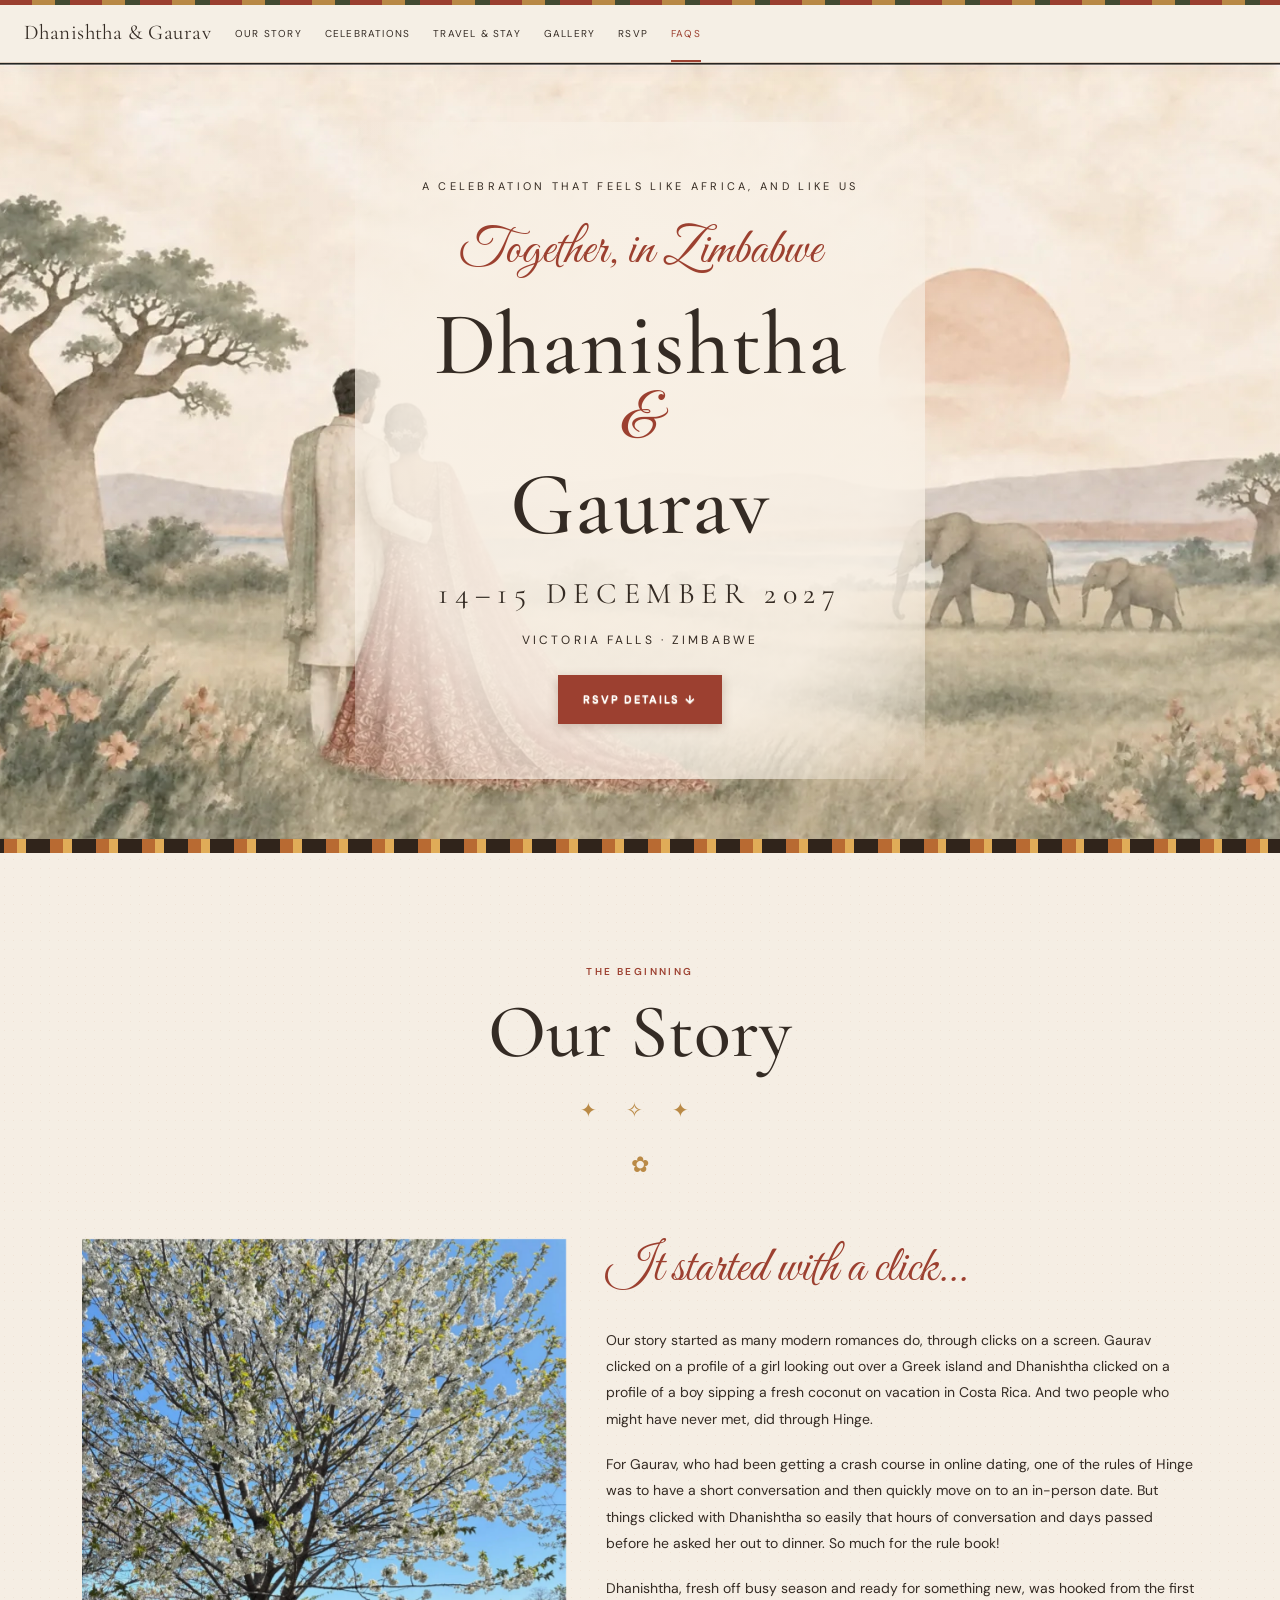
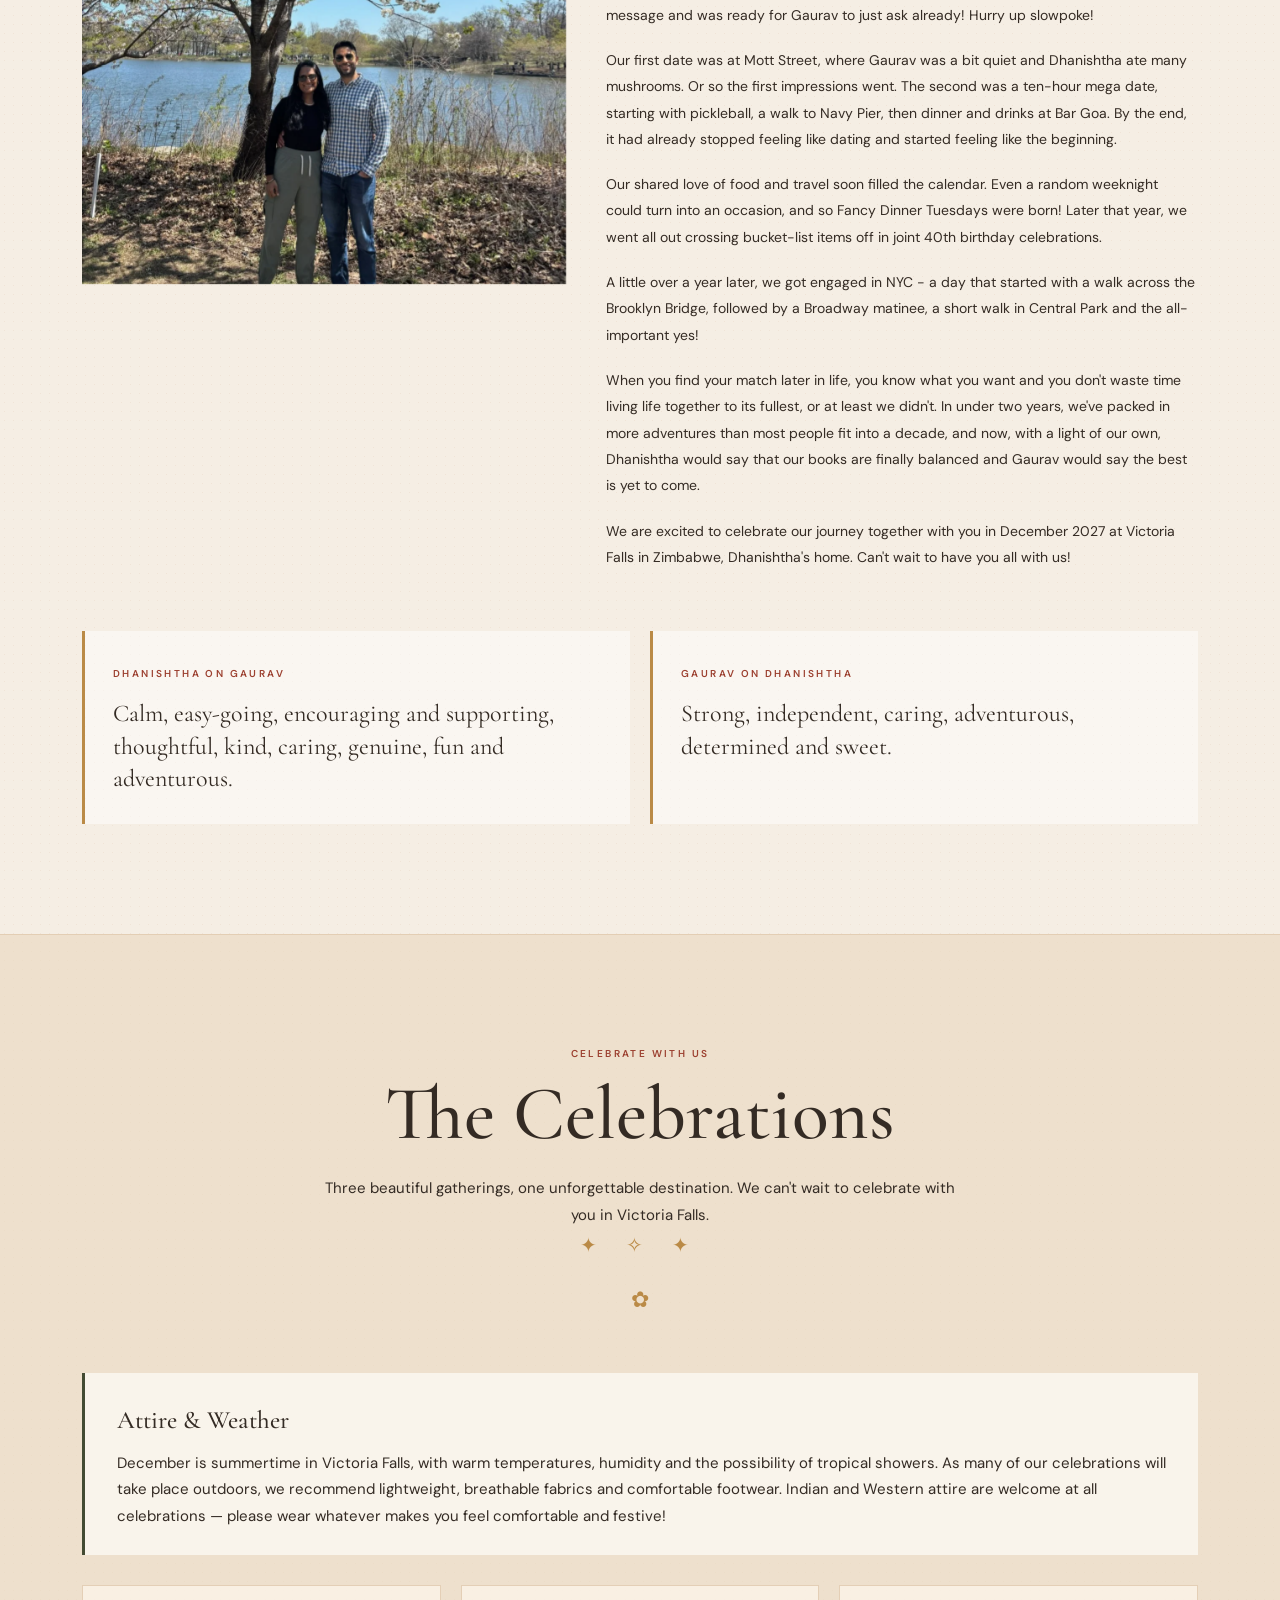
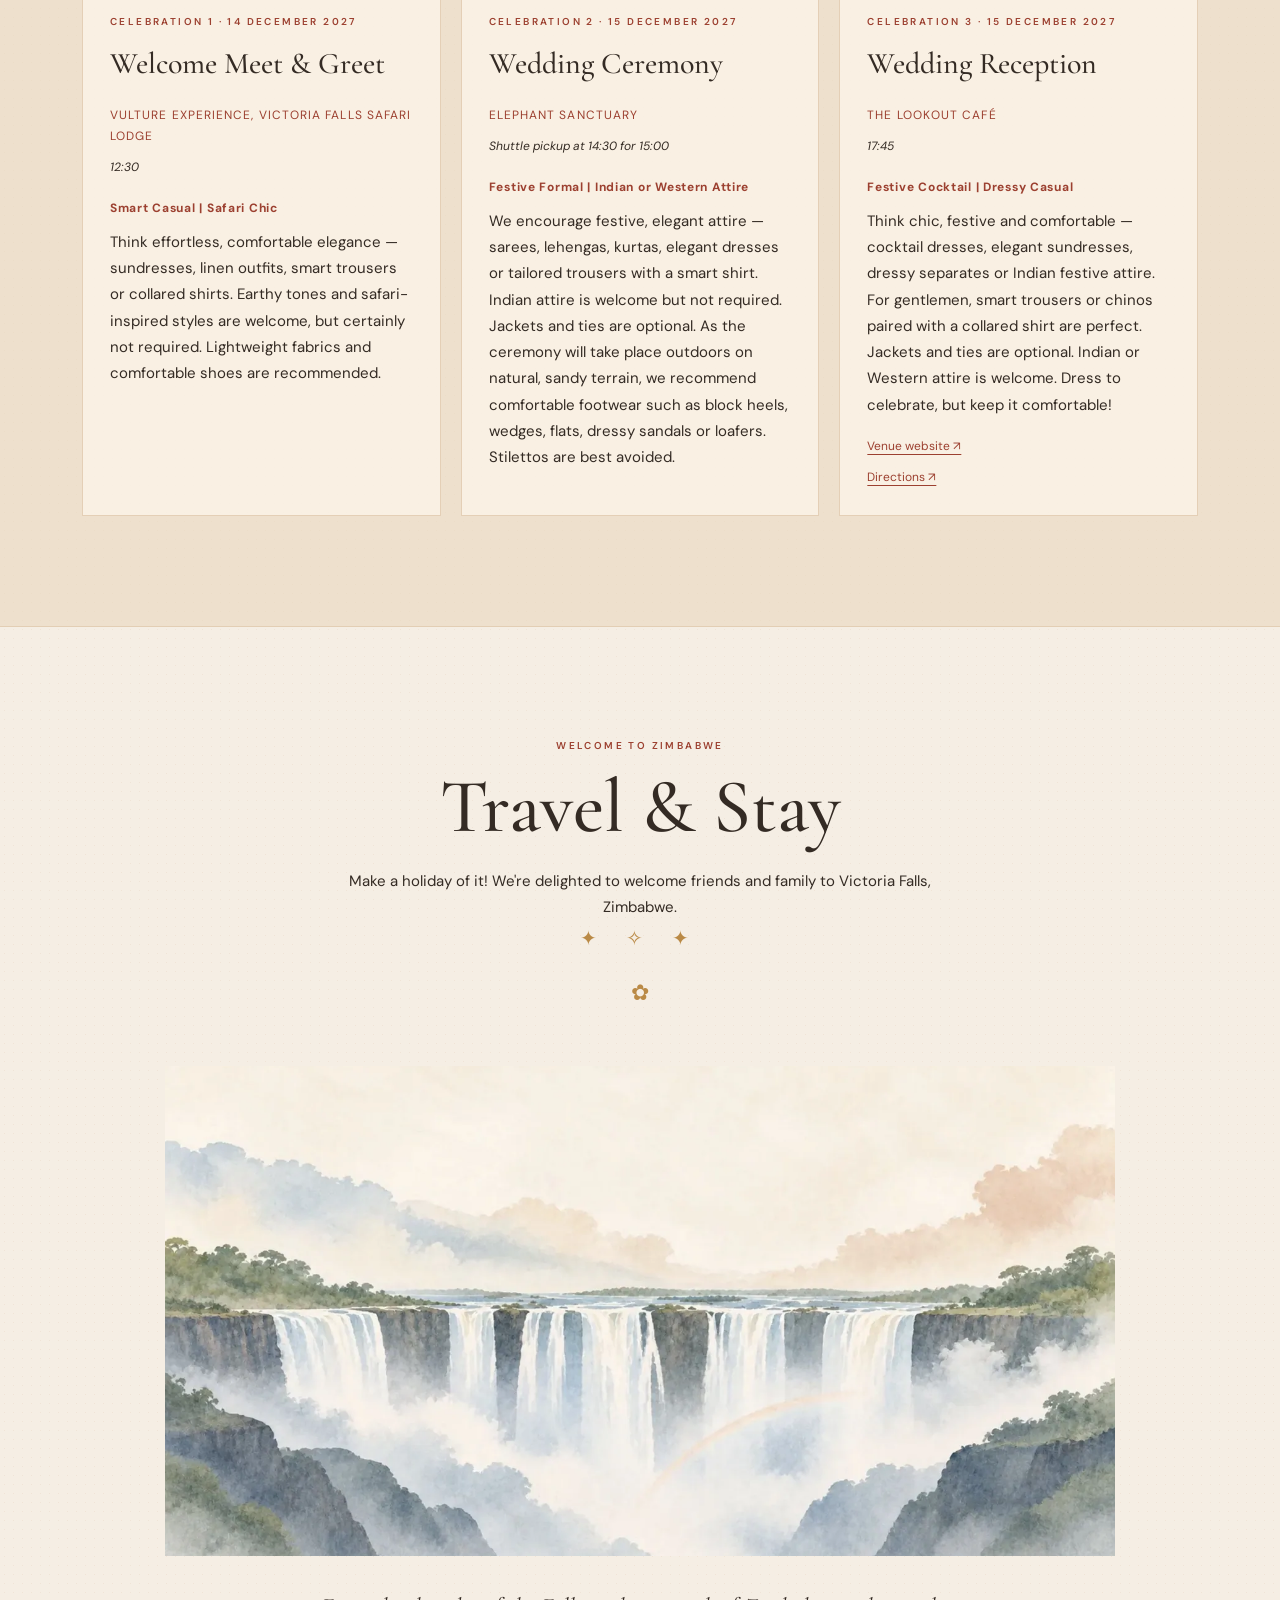
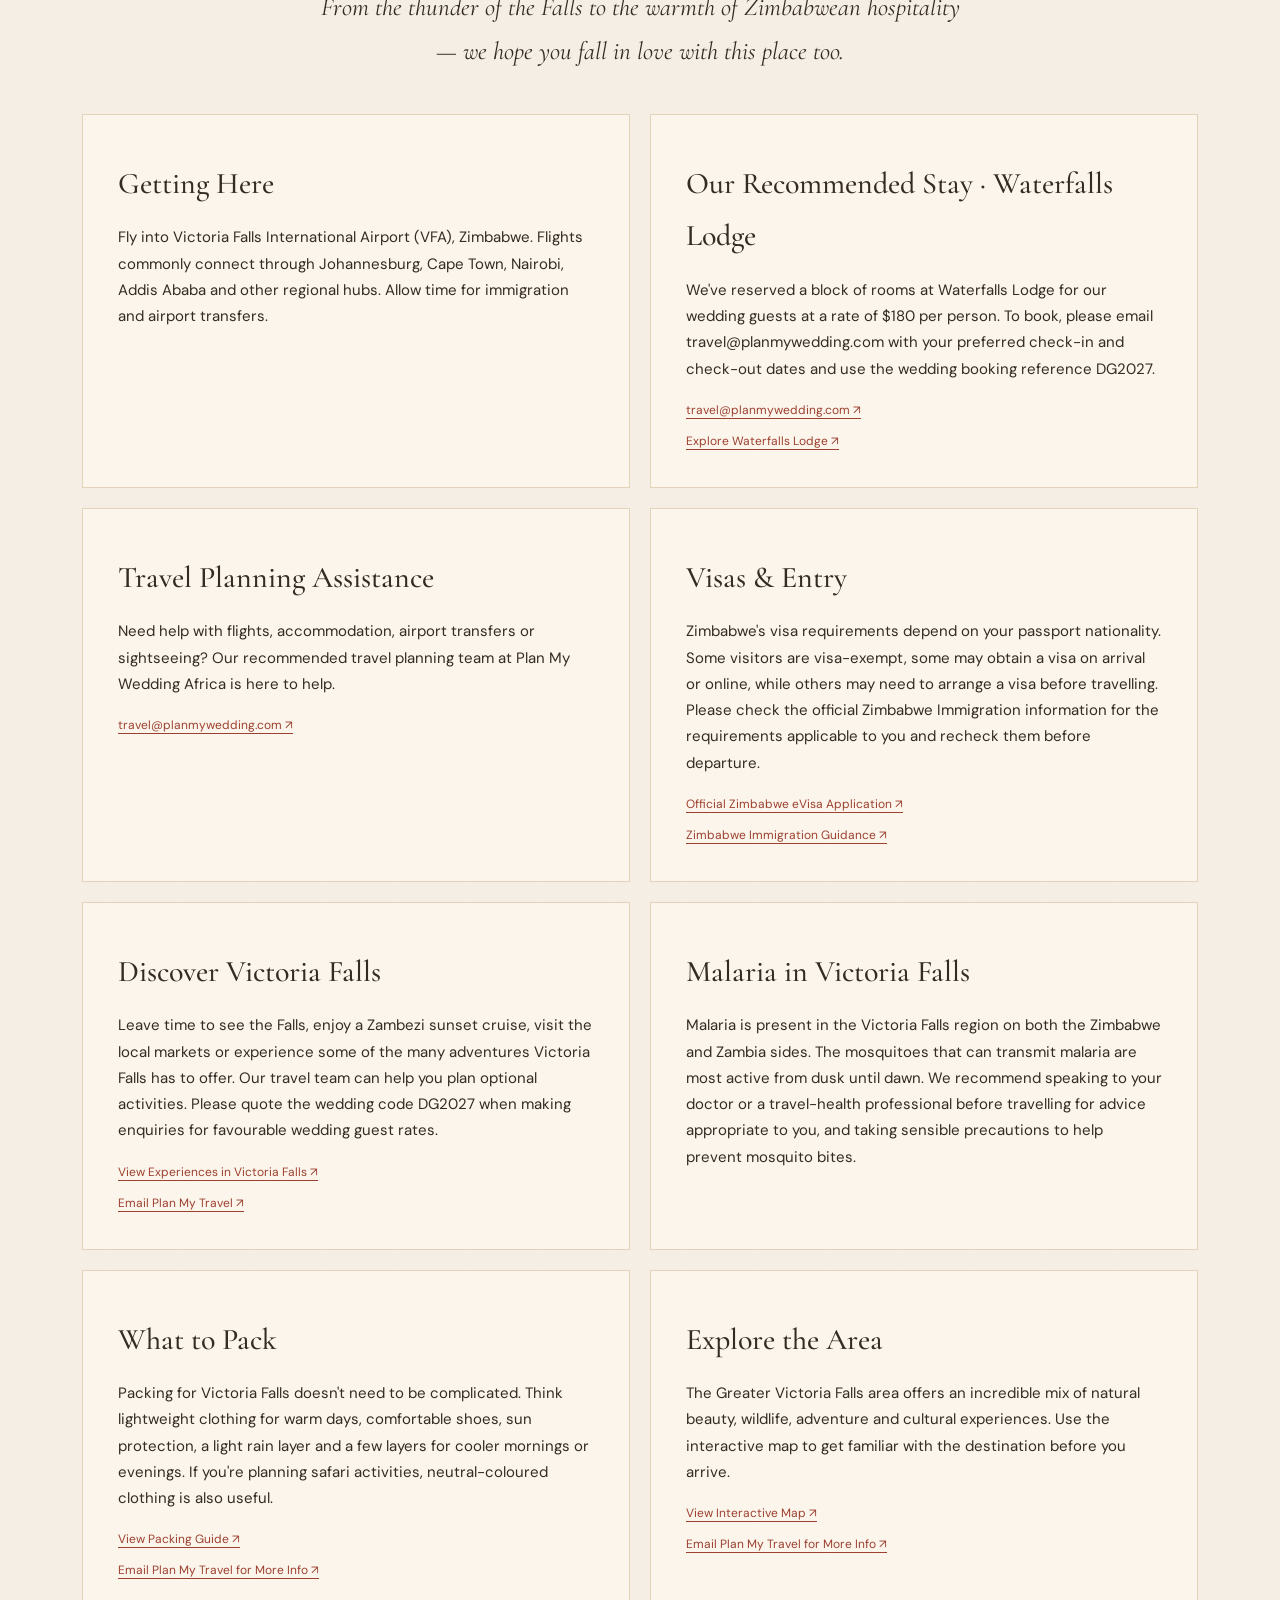
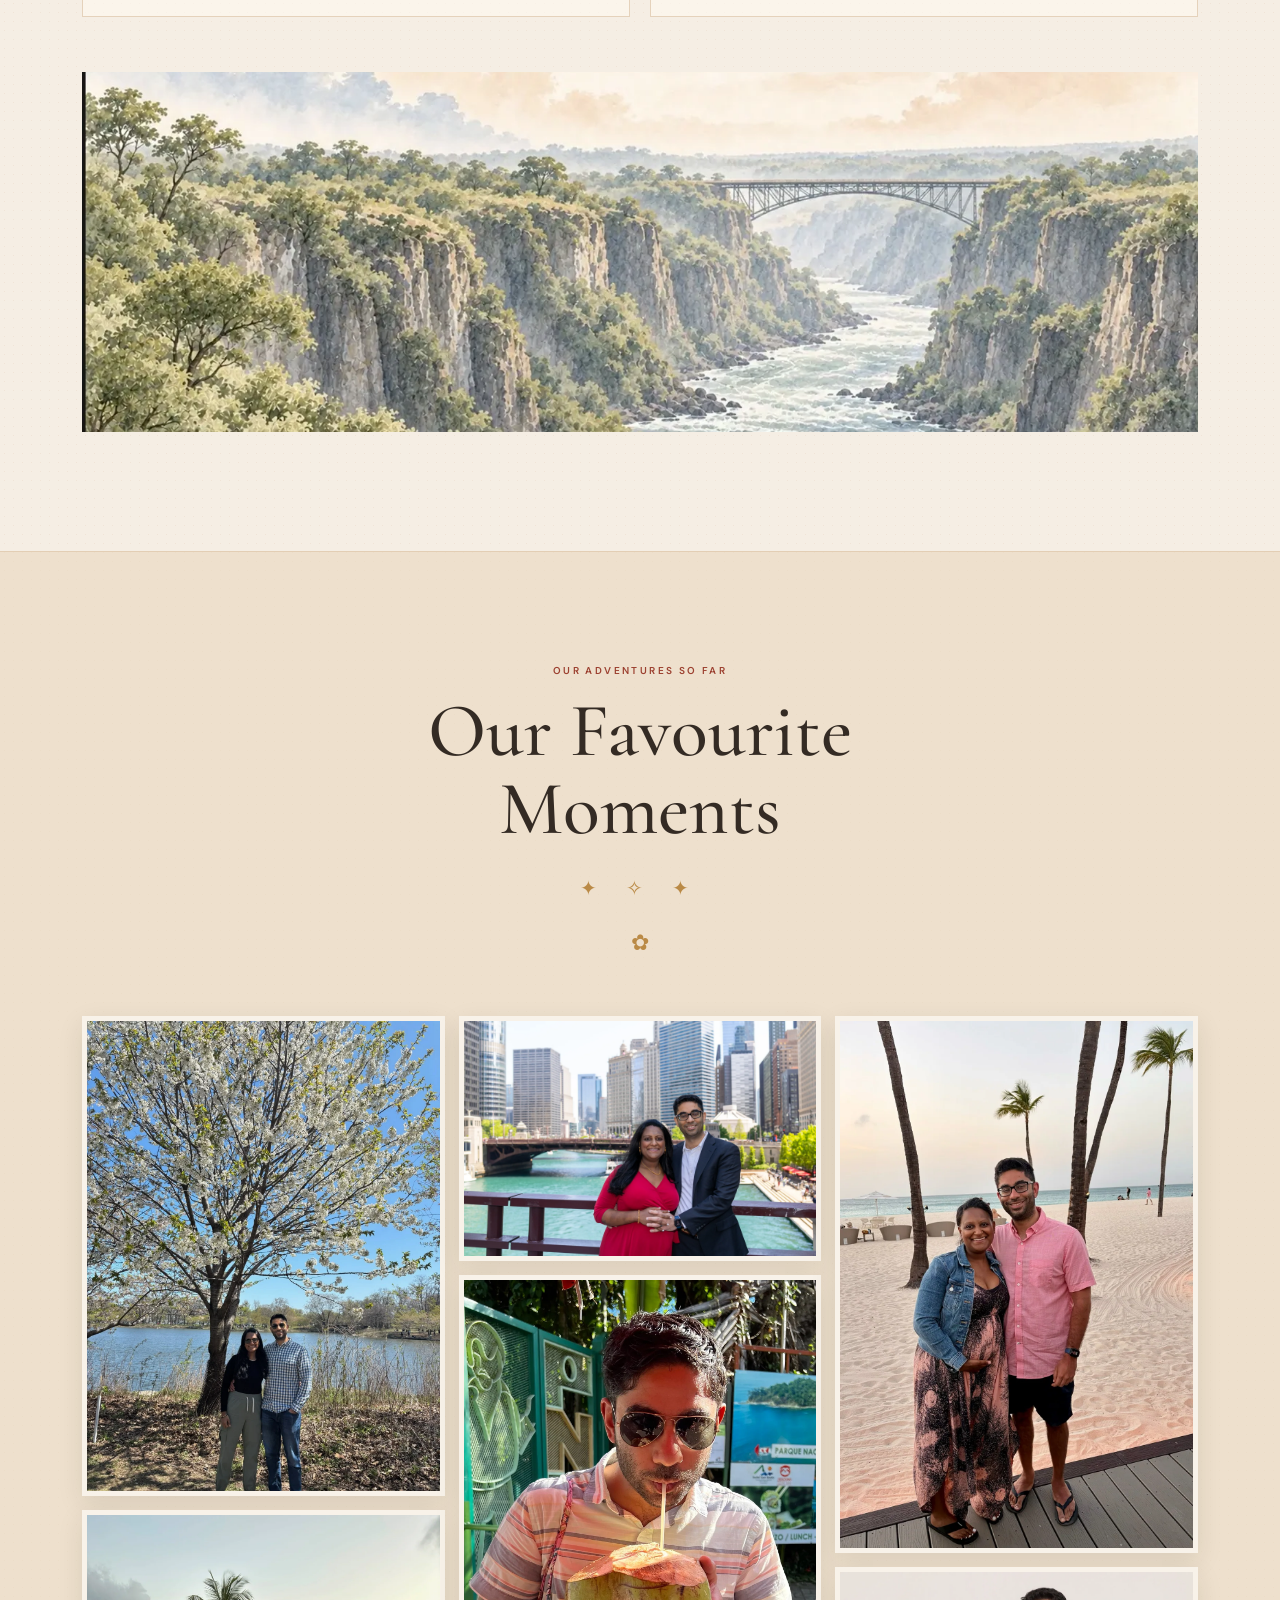
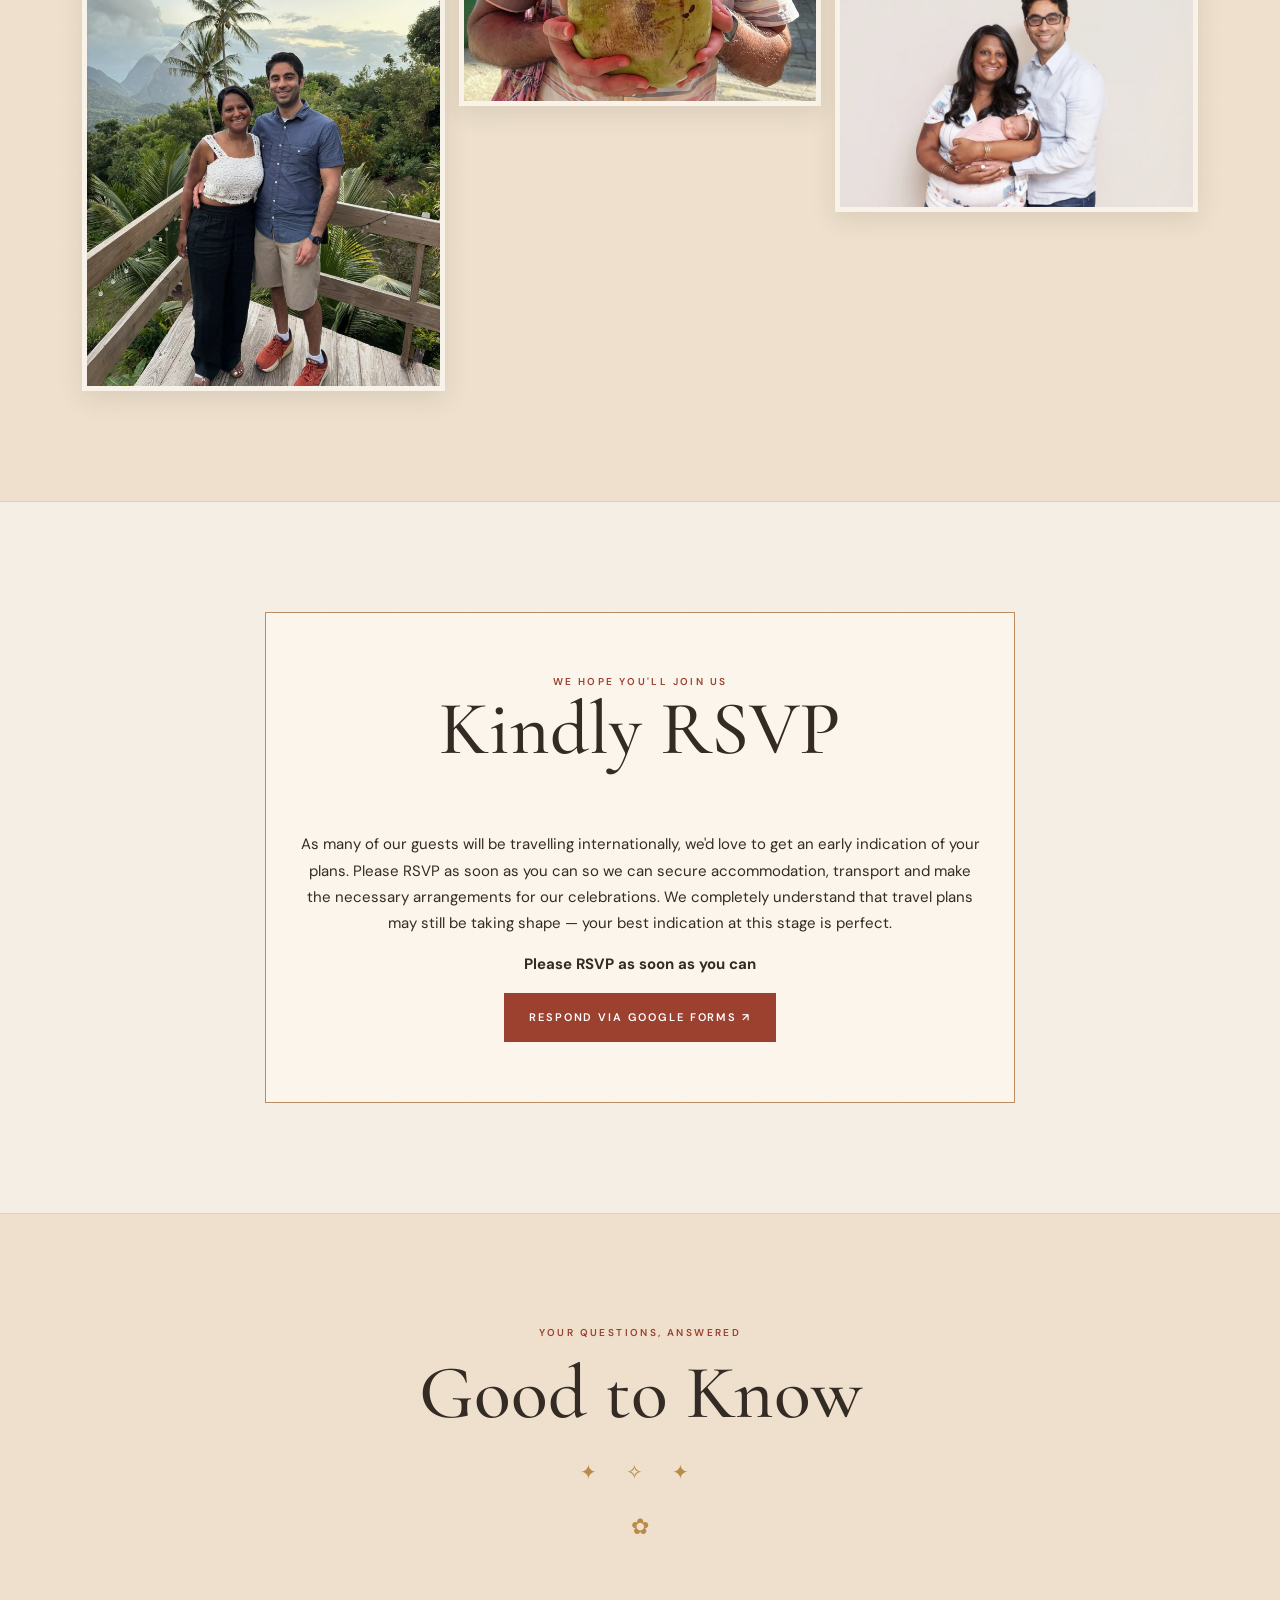
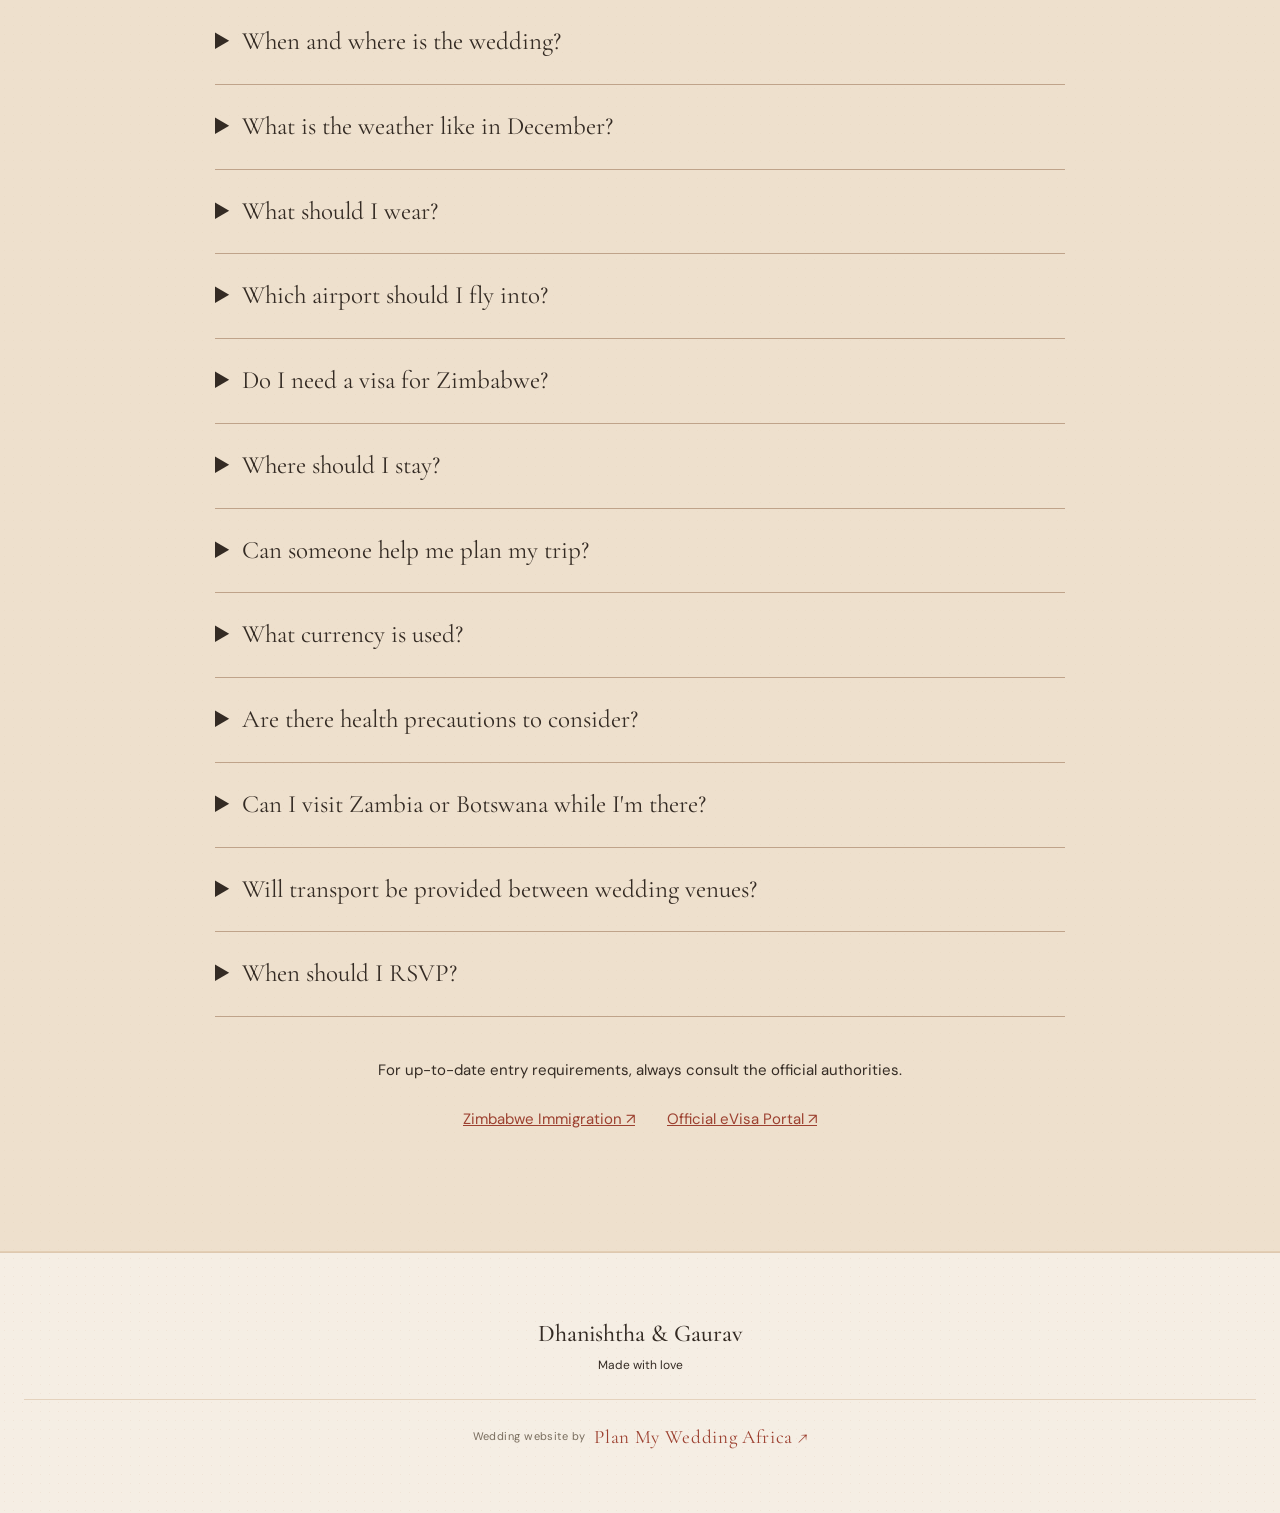
<file: index.html>
<!doctype html>
<html lang="en">
<head>
<meta charset="utf-8">
<meta name="viewport" content="width=device-width,initial-scale=1">
<meta name="theme-color" content="#f6ecdc">
<title>Our Wedding | Plan My Wedding Africa</title>
<link rel="preconnect" href="https://fonts.googleapis.com">
<link rel="preconnect" href="https://fonts.gstatic.com" crossorigin>
<link href="https://fonts.googleapis.com/css2?family=Cormorant+Garamond:wght@400;500;600&family=DM+Sans:wght@400;500;600&family=Great+Vibes&display=swap" rel="stylesheet">
<link rel="stylesheet" href="styles.css">
<script>
(function(){
 const slug=(new URLSearchParams(location.search).get('client')||'dhanishtha-gaurav').replace(/[^a-z0-9-]/gi,'');
 document.write('<link rel="stylesheet" href="couples/'+slug+'/theme.css">');
 document.write('<script src="couples/'+slug+'/config.js"><\/script>');
 window.PMW_CLIENT_SLUG=slug;
})();
</script>
</head>
<body>
<div class="topline"></div>
<nav class="nav" aria-label="Wedding navigation"><div class="nav-inner"><a class="brand" href="#home" id="brand">Our Wedding</a><div class="links" id="links"></div></div></nav>
<main id="app"></main>
<footer><strong id="footer-names"></strong><div>Made with love</div><div class="pmw-credit"><span>Wedding website by</span><a href="https://planmywedding.com/" target="_blank" rel="noopener noreferrer">Plan My Wedding Africa ↗</a></div></footer>
<script src="script.js"></script>
</body></html>
</file>
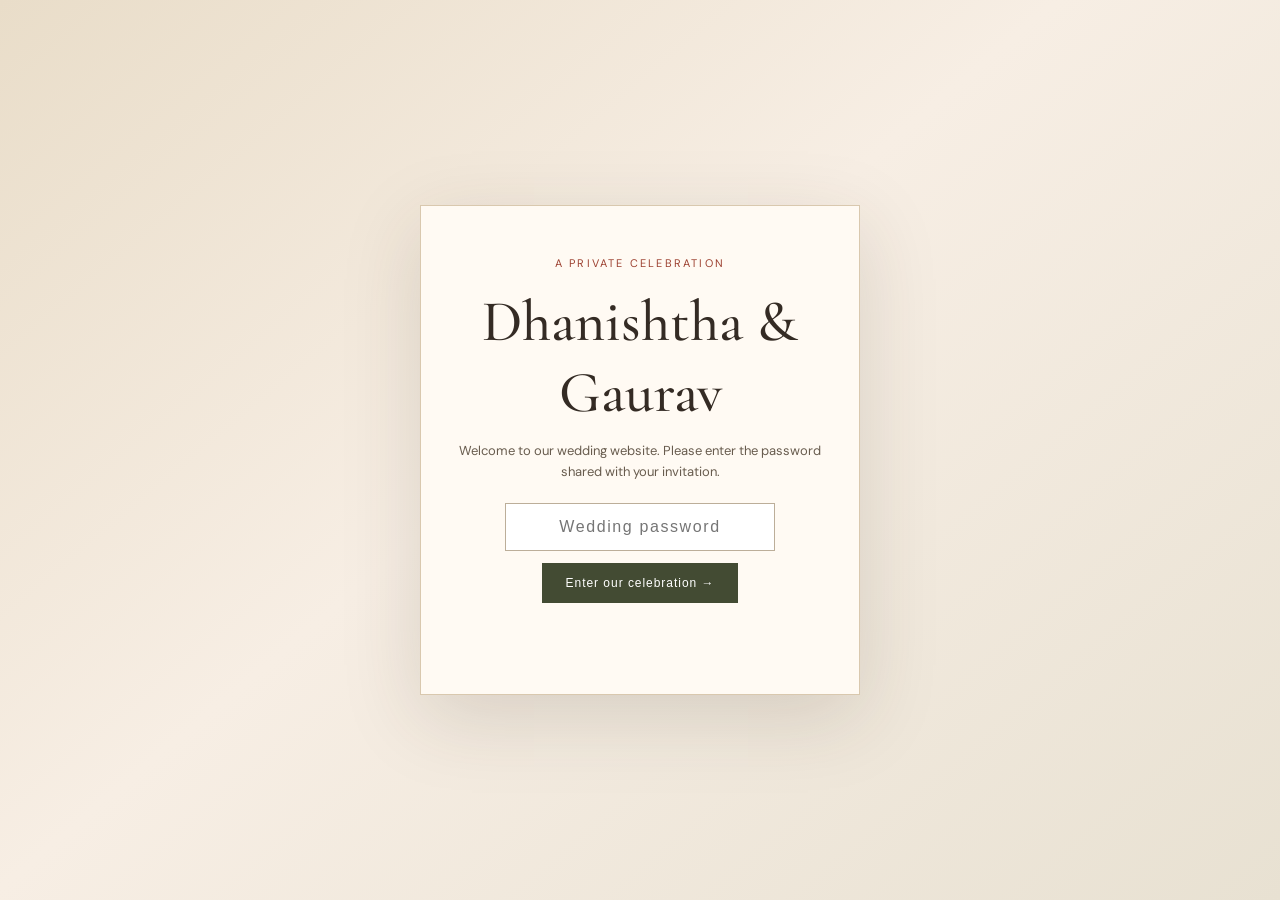
<file: couples/dhanishtha-gaurav/index.html>
<!doctype html>
<html lang="en">
<head>
  <meta charset="utf-8">
  <meta name="viewport" content="width=device-width, initial-scale=1">
  <title>Dhanishtha &amp; Gaurav | December 2027</title>
  <meta name="description" content="Join Dhanishtha & Gaurav for their wedding celebrations in Victoria Falls, Zimbabwe · December 2027.">
  <meta name="theme-color" content="#f6ecdc">
  <meta property="og:type" content="website">
  <meta property="og:title" content="Dhanishtha &amp; Gaurav">
  <meta property="og:description" content="December 2027 · Victoria Falls, Zimbabwe · We can't wait to celebrate with you.">
  <meta property="og:url" content="https://ido.planmywedding.com/couples/dhanishtha-gaurav/">
  <meta property="og:image" content="https://ido.planmywedding.com/couples/dhanishtha-gaurav/images/whatsapp-preview.png">
  <meta name="twitter:card" content="summary_large_image">
  <meta name="twitter:title" content="Dhanishtha &amp; Gaurav">
  <meta name="twitter:description" content="December 2027 · Victoria Falls, Zimbabwe · We can't wait to celebrate with you.">
  <meta name="twitter:image" content="https://ido.planmywedding.com/couples/dhanishtha-gaurav/images/whatsapp-preview.png">
  <link rel="canonical" href="https://ido.planmywedding.com/couples/dhanishtha-gaurav/">
  <base href="/">
  <link rel="preconnect" href="https://fonts.googleapis.com">
  <link rel="preconnect" href="https://fonts.gstatic.com" crossorigin>
  <link href="https://fonts.googleapis.com/css2?family=Cormorant+Garamond:wght@400;500;600&family=DM+Sans:wght@400;500;600&family=Great+Vibes&display=swap" rel="stylesheet">
  <link rel="stylesheet" href="styles.css">
  <link rel="stylesheet" href="couples/dhanishtha-gaurav/theme.css?v=20261020-2">
  <script src="couples/dhanishtha-gaurav/config.js?v=20261020-2"></script>
  <script src="couples/dhanishtha-gaurav/updates.js?v=20261020-2"></script>
  <script>window.PMW_CLIENT_SLUG = 'dhanishtha-gaurav';</script>
</head>
<body>
  <div id="dg-gate" role="dialog" aria-modal="true" aria-labelledby="dg-gate-title">
    <div class="dg-gate-card">
      <div class="dg-gate-kicker">A private celebration</div>
      <h1 id="dg-gate-title">Dhanishtha &amp; Gaurav</h1>
      <p>Welcome to our wedding website. Please enter the password shared with your invitation.</p>
      <form id="dg-gate-form">
        <input id="dg-password" type="password" inputmode="numeric" autocomplete="off" placeholder="Wedding password" aria-label="Wedding password" required>
        <button type="submit">Enter our celebration →</button>
      </form>
      <p id="dg-gate-error" role="alert"></p>
    </div>
  </div>
  <div id="dg-site" hidden>
    <div class="topline"></div>
    <nav class="nav" aria-label="Wedding navigation"><div class="nav-inner"><a class="brand" href="#home" id="brand">Our Wedding</a><div class="links" id="links"></div></div></nav>
    <main id="app"></main>
    <footer><strong id="footer-names"></strong><div>Made with love</div><div class="pmw-credit"><span>Wedding website by</span> <a href="https://planmywedding.com/" target="_blank" rel="noopener noreferrer">Plan My Wedding Africa ↗</a></div></footer>
  </div>
  <script>
    (() => {
      // Invitation-level access gate only; not secure protection of public GitHub files.
      const gate = document.getElementById('dg-gate');
      const site = document.getElementById('dg-site');
      const unlock = () => {gate.hidden=true;site.hidden=false;};
      if (sessionStorage.getItem('dg-wedding-unlocked') === 'yes') unlock();
      document.getElementById('dg-gate-form').addEventListener('submit', e => {
        e.preventDefault();
        if (document.getElementById('dg-password').value.trim() === '121527') {
          sessionStorage.setItem('dg-wedding-unlocked','yes');
          document.getElementById('dg-gate-error').textContent='';
          unlock();
        } else document.getElementById('dg-gate-error').textContent='Incorrect password. Please try again.';
      });
    })();
  </script>
  <script src="script.js?v=20261020-2"></script>
  <script src="couples/dhanishtha-gaurav/enhancements.js?v=20261020-2"></script>
</body>
</html>
</file>
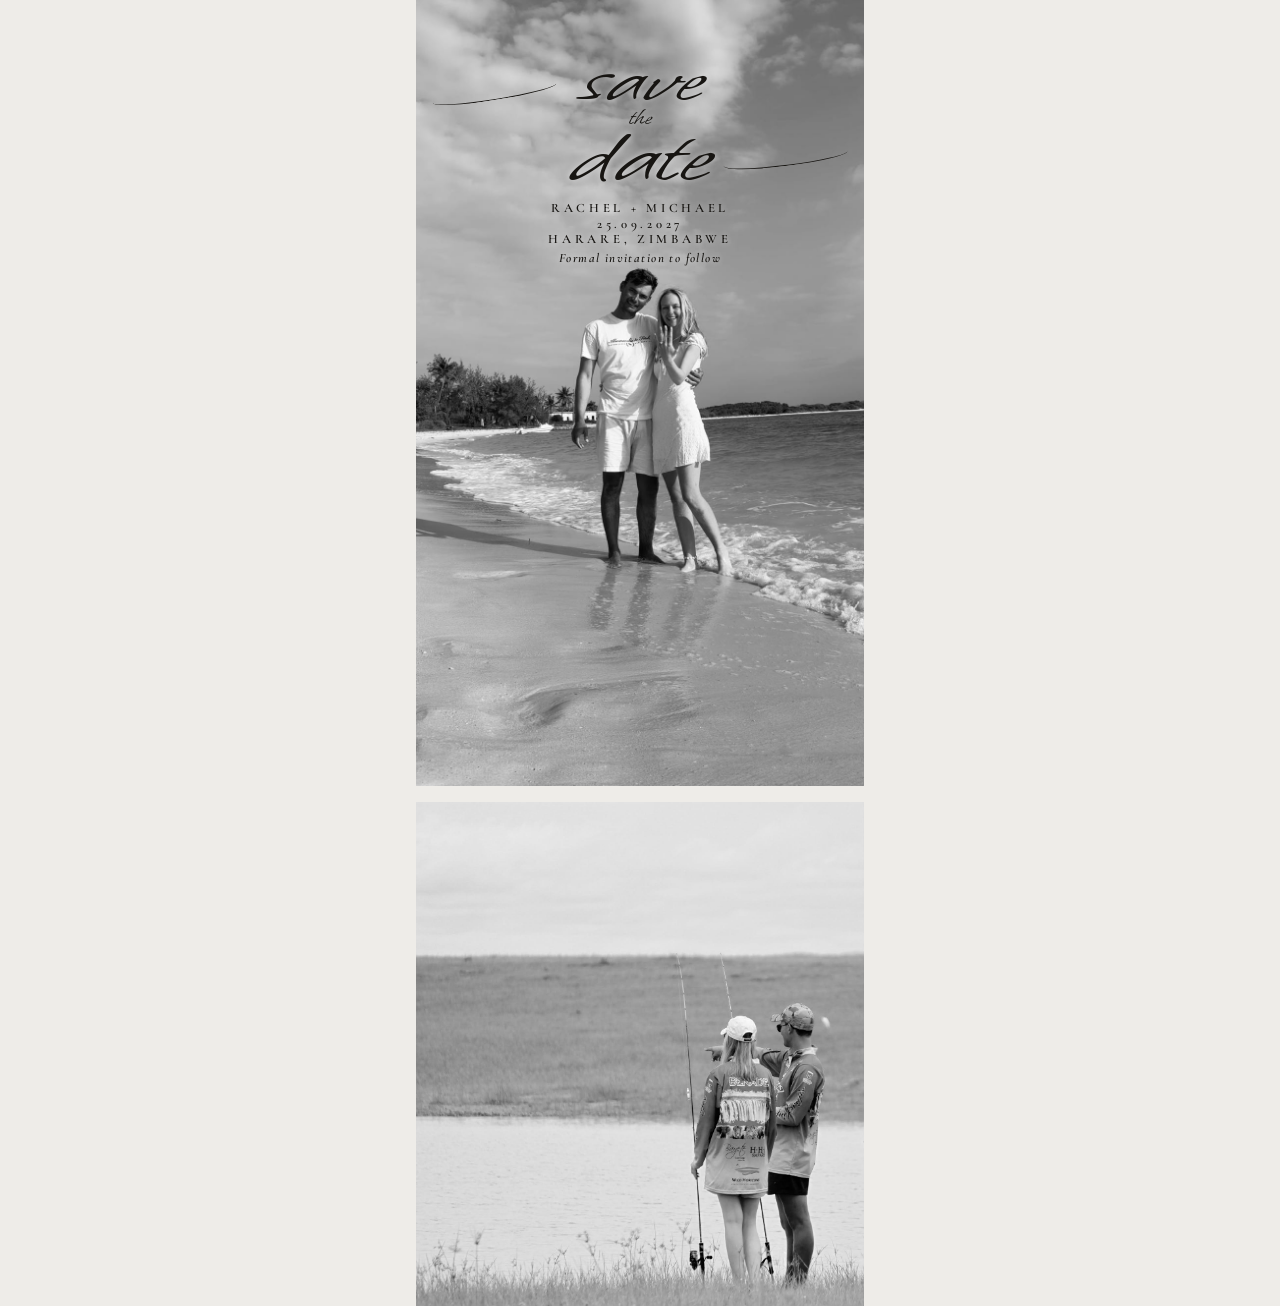
<file: couples/rachel-michael/index.html>
<!doctype html>
<html lang="en">
<head>
  <meta charset="utf-8">
  <meta name="viewport" content="width=device-width, initial-scale=1">
  <meta name="description" content="Save the date for Rachel and Michael’s wedding on Saturday, 25 September 2027 in Harare, Zimbabwe.">
  <meta name="robots" content="noindex">
  <meta name="theme-color" content="#eeece8">
  <title>Rachel &amp; Michael | Save the Date</title>
  <link rel="preconnect" href="https://fonts.googleapis.com">
  <link rel="preconnect" href="https://fonts.gstatic.com" crossorigin>
  <link rel="stylesheet" href="https://fonts.googleapis.com/css2?family=Cormorant+Garamond:ital,wght@0,600;1,600&family=Whisper&display=swap">
  <link rel="stylesheet" href="styles.css?v=wide-script">
</head>
<body>
  <main>
    <section class="announcement" aria-labelledby="couple">
      <img class="portrait" src="assets/beach.jpg" width="912" height="1600" alt="Rachel and Michael smiling together on the beach" fetchpriority="high">
      <div class="announcement-copy">
        <p class="announcement-title">
          <span class="script save"><span>save</span></span>
          <span class="the">the</span>
          <span class="script date-word"><span>date</span></span>
        </p>
        <div class="details">
          <h1 id="couple">Rachel + Michael</h1>
          <p><time datetime="2027-09-25" aria-label="25 September 2027">25.09.2027</time></p>
          <p>Harare, Zimbabwe</p>
          <p class="note">Formal invitation to follow</p>
        </div>
      </div>
    </section>
    <figure class="second-photo">
      <img src="assets/fishing.jpg" width="1365" height="1537" alt="Rachel and Michael fishing together by the water" loading="lazy">
    </figure>
  </main>
</body>
</html>
</file>
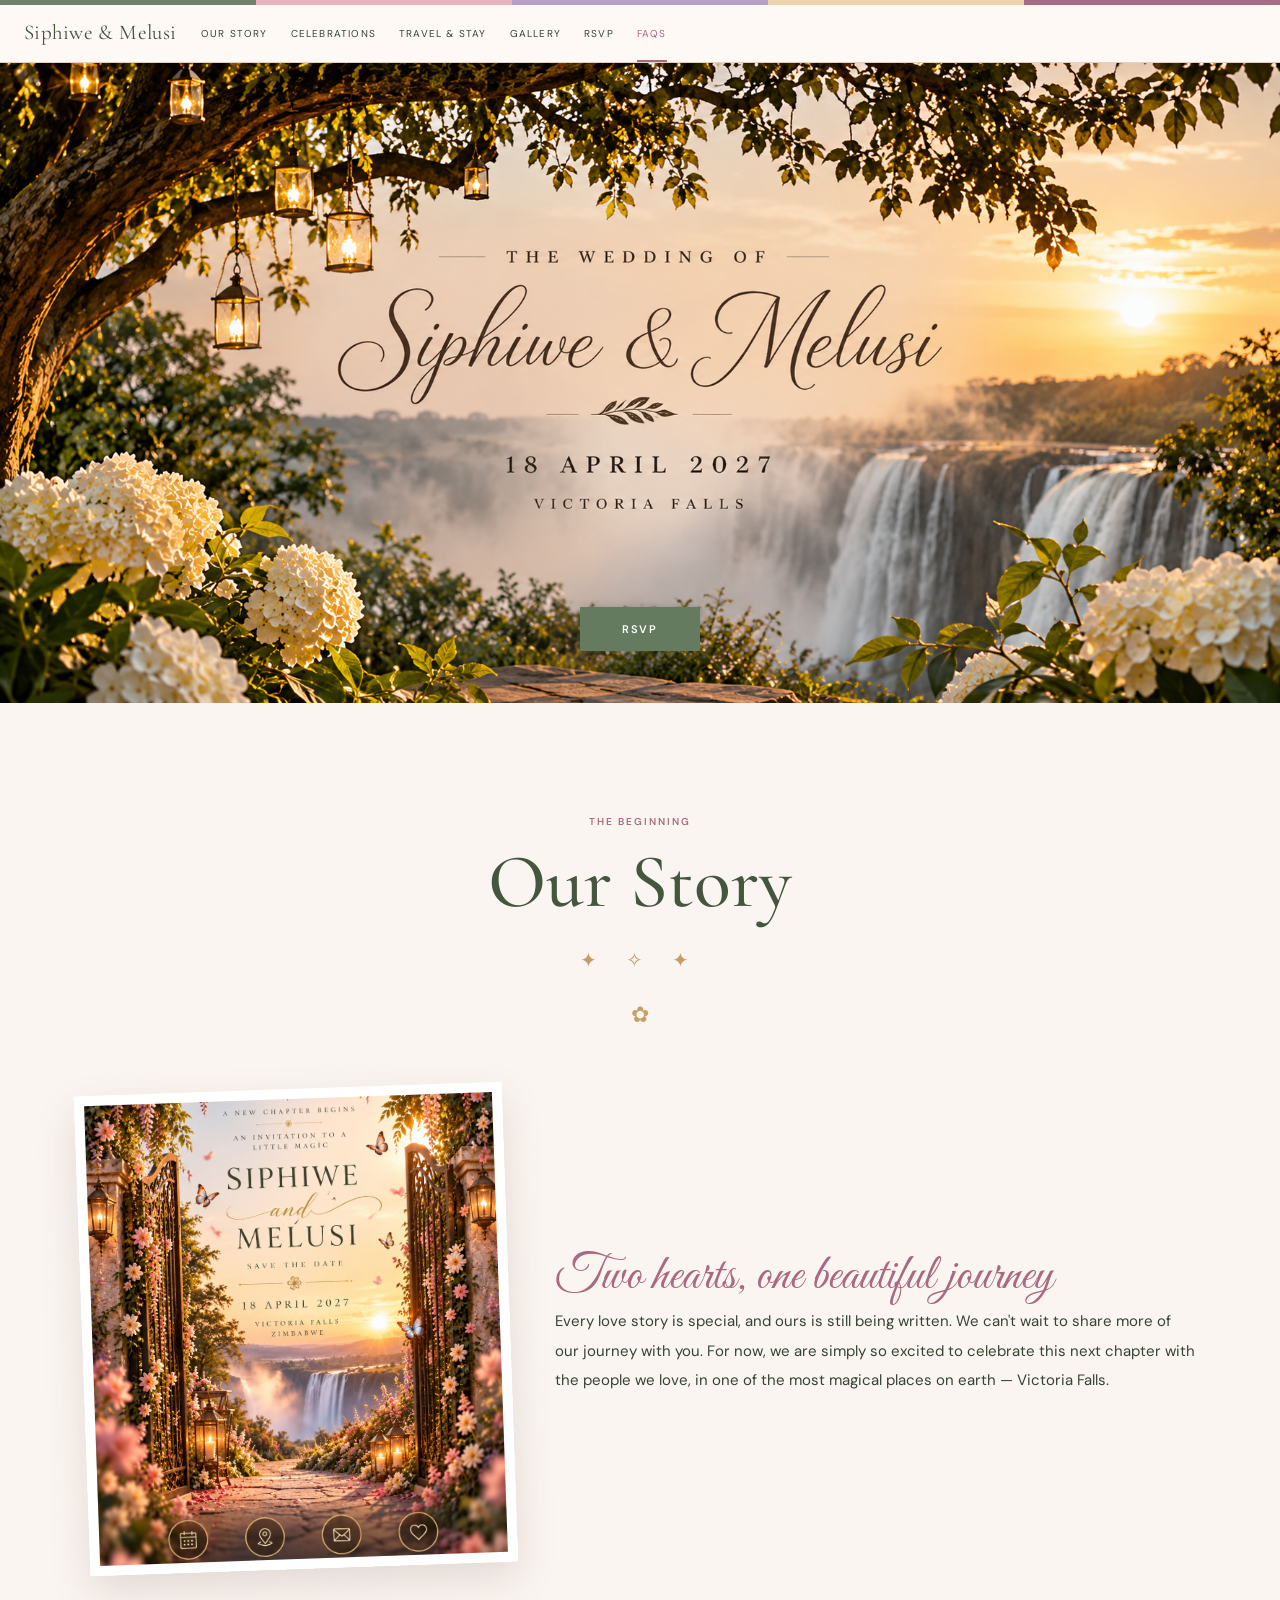
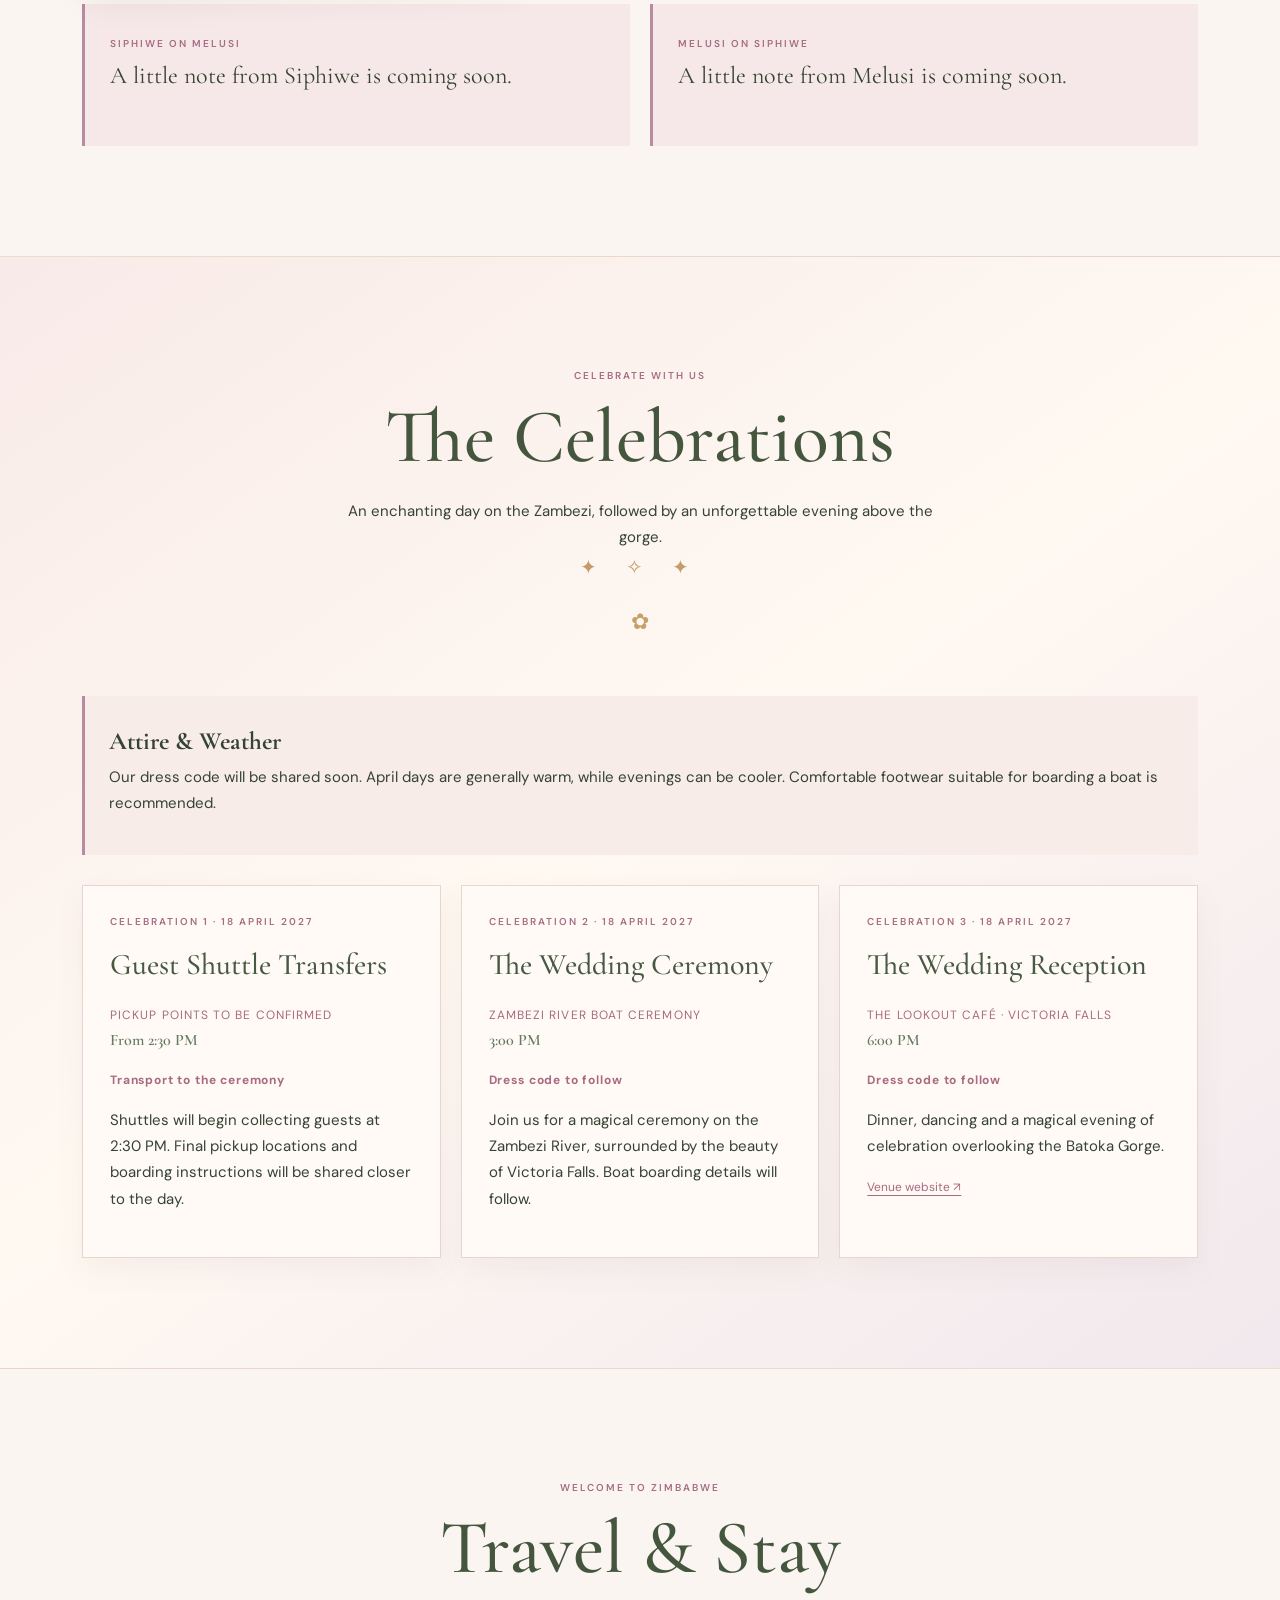
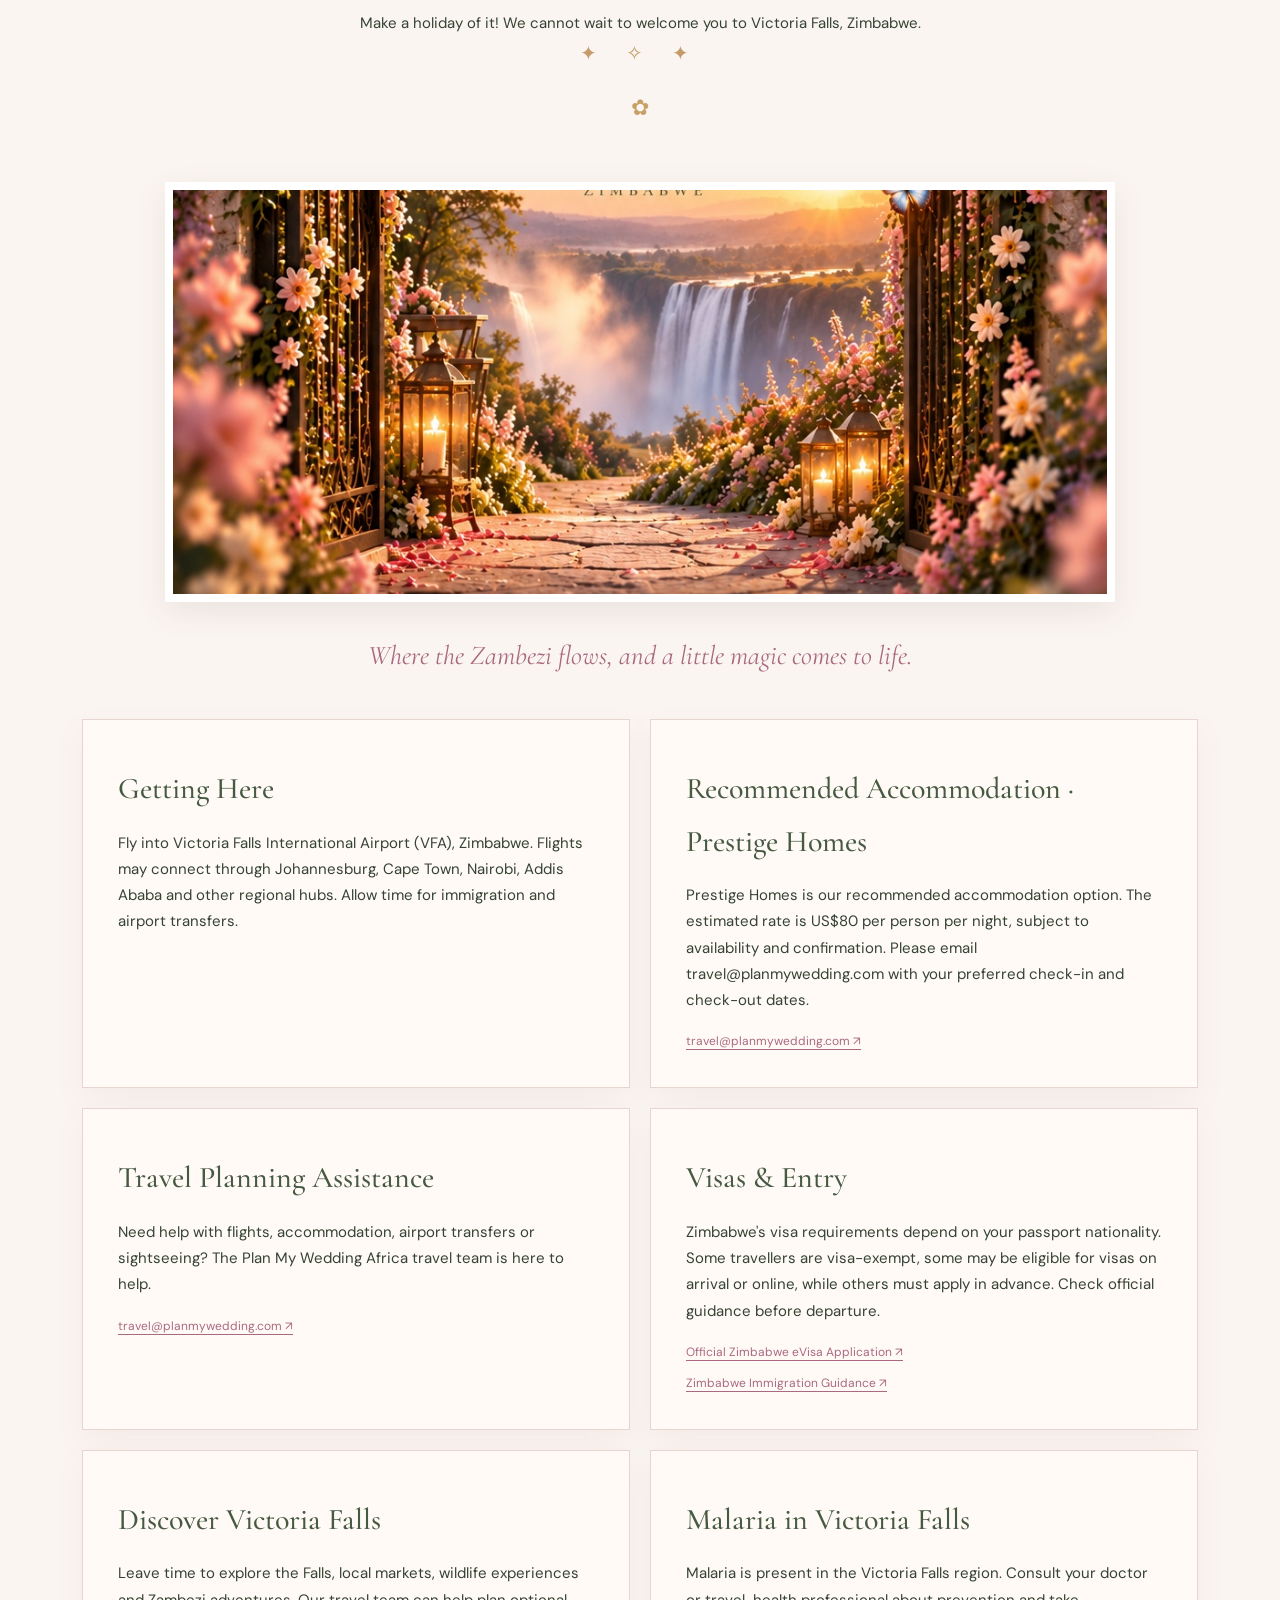
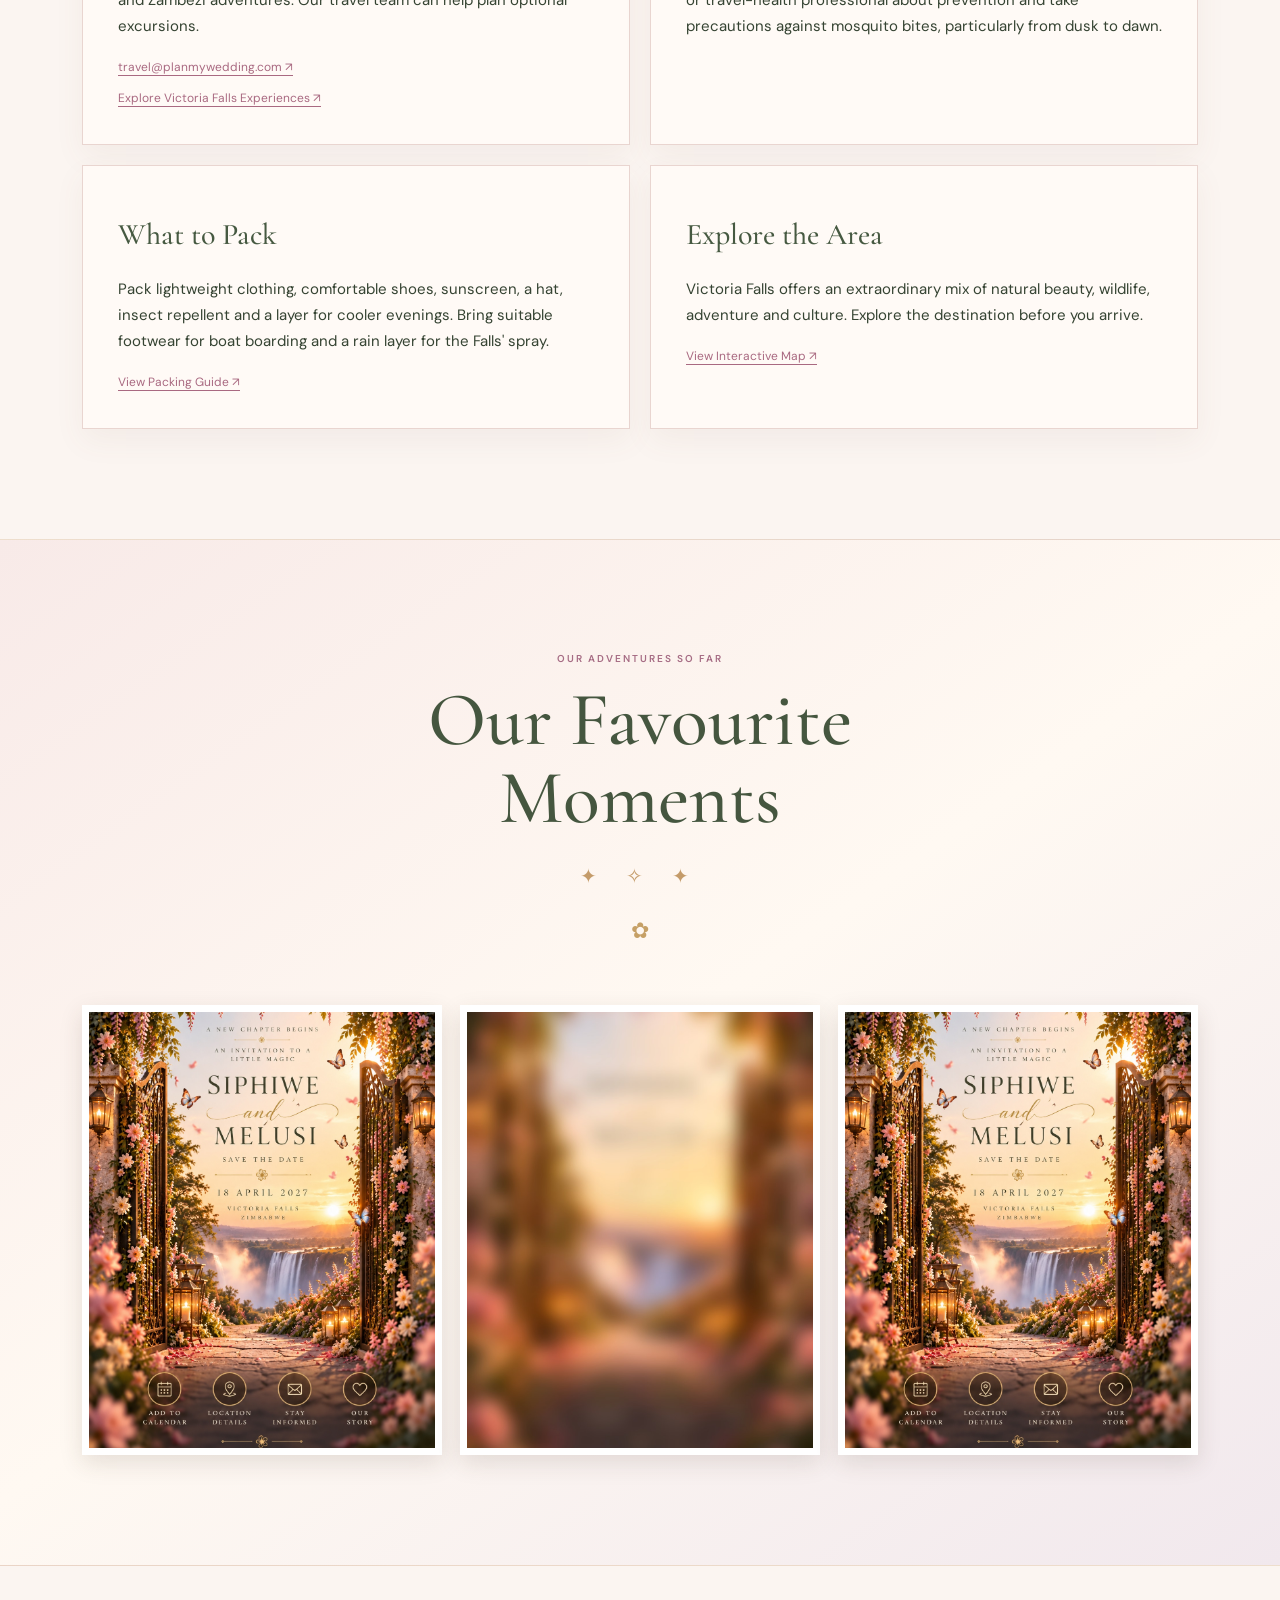
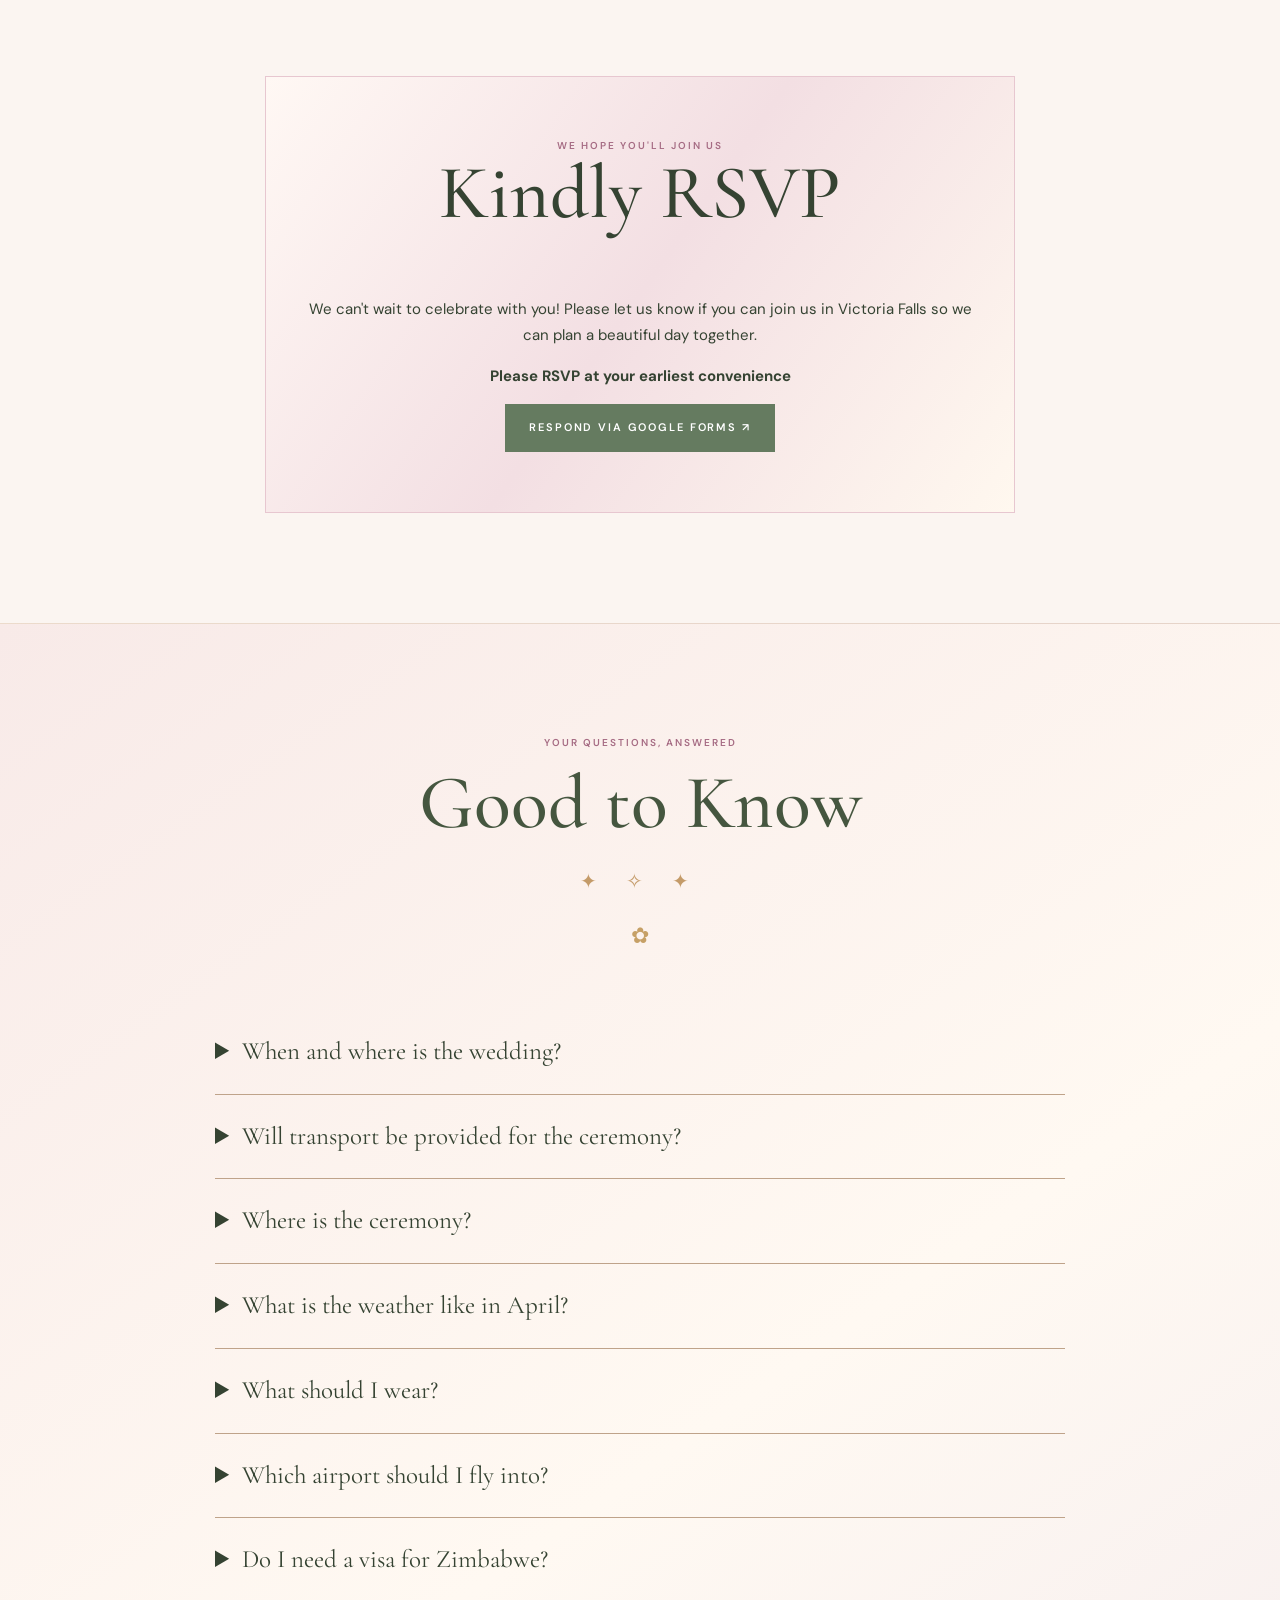
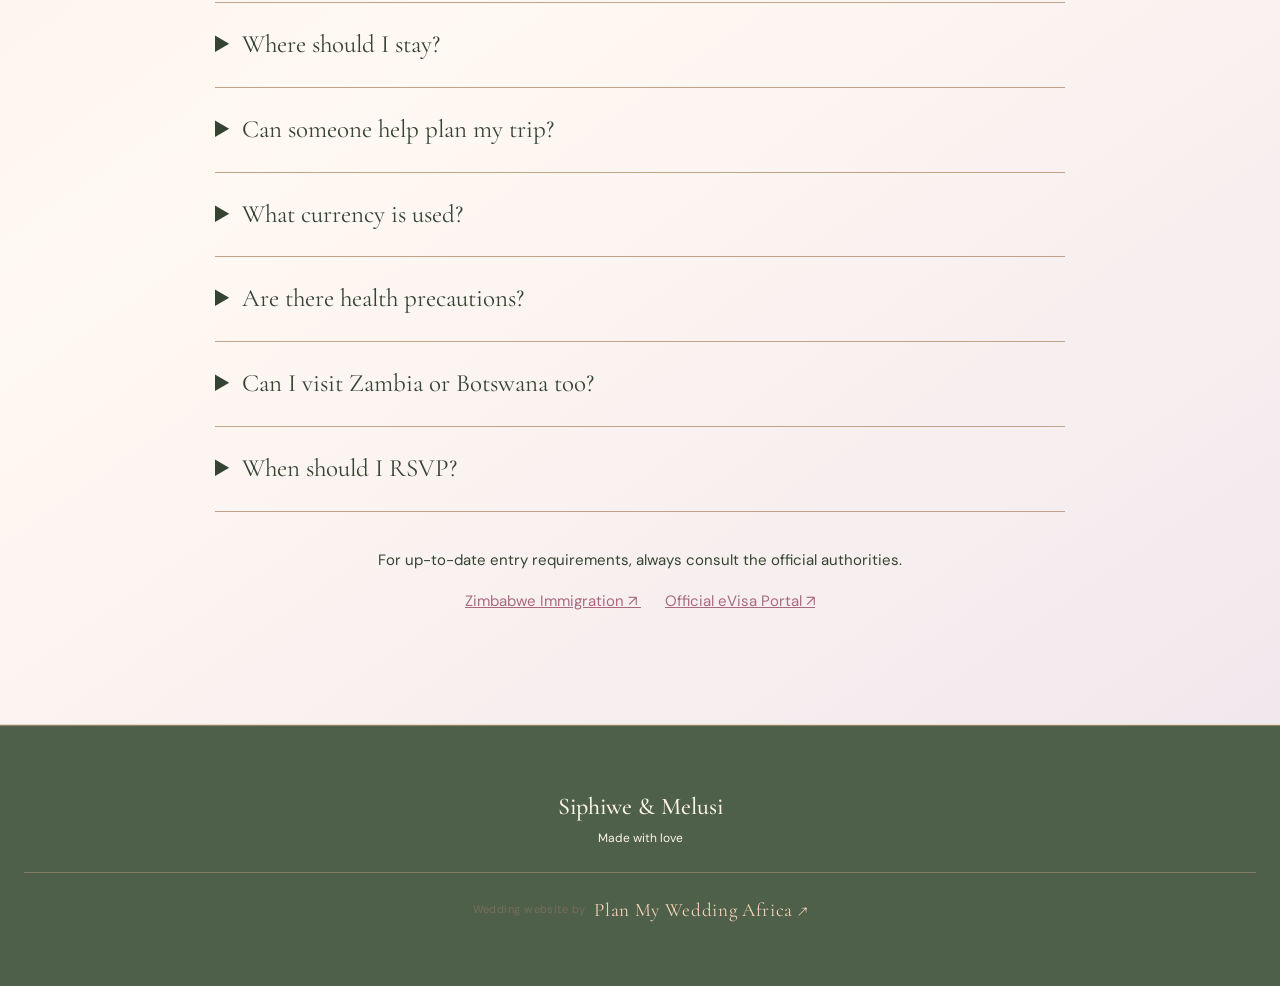
<file: couples/siphiwe-melusi/index.html>
<!doctype html>
<html lang="en">
<head>
  <meta charset="utf-8">
  <meta name="viewport" content="width=device-width, initial-scale=1">
  <title>Siphiwe &amp; Melusi | 18 April 2027</title>
  <meta name="description" content="A little magic in Victoria Falls. Join Siphiwe and Melusi for their wedding on 18 April 2027.">
  <meta name="theme-color" content="#f4e9e4">
  <meta property="og:type" content="website">
  <meta property="og:title" content="Siphiwe &amp; Melusi | 18 April 2027">
  <meta property="og:description" content="An invitation to a little magic · Victoria Falls, Zimbabwe">
  <meta property="og:url" content="https://ido.planmywedding.com/couples/siphiwe-melusi/">
  <meta property="og:image" content="https://ido.planmywedding.com/couples/siphiwe-melusi/images/enchanted-garden.jpg">
  <meta name="twitter:card" content="summary_large_image">
  <meta name="twitter:image" content="https://ido.planmywedding.com/couples/siphiwe-melusi/images/enchanted-garden.jpg">
  <link rel="canonical" href="https://ido.planmywedding.com/couples/siphiwe-melusi/">
  <base href="/">
  <link rel="preconnect" href="https://fonts.googleapis.com">
  <link rel="preconnect" href="https://fonts.gstatic.com" crossorigin>
  <link href="https://fonts.googleapis.com/css2?family=Cormorant+Garamond:wght@400;500;600&family=DM+Sans:wght@400;500;600&family=Great+Vibes&display=swap" rel="stylesheet">
  <link rel="stylesheet" href="styles.css">
  <link rel="stylesheet" href="couples/siphiwe-melusi/theme.css?v=20261104-rsvp">
  <script src="couples/siphiwe-melusi/config.js?v=20261104"></script>
  <script>window.PMW_CLIENT_SLUG = "siphiwe-melusi";</script>
</head>
<body>
  <div class="topline"></div>
  <nav class="nav" aria-label="Wedding navigation">
    <div class="nav-inner">
      <a class="brand" href="#home" id="brand">Our Wedding</a>
      <div class="links" id="links"></div>
    </div>
  </nav>
  <main id="app"></main>
  <footer>
    <strong id="footer-names"></strong>
    <div>Made with love</div>
    <div class="pmw-credit"><span>Wedding website by</span> <a href="https://planmywedding.com/" target="_blank" rel="noopener noreferrer">Plan My Wedding Africa ↗</a></div>
  </footer>
  <script src="script.js?v=1"></script>
  <script>
    // This couple's invitation artwork already contains the hero wording.
    (() => {
      const wedding = window.PMW_WEDDING;
      const hero = document.getElementById("home");
      if (!hero || !wedding) return;

      const artwork = document.createElement("img");
      artwork.className = "hero-artwork";
      artwork.src = wedding.heroImage;
      artwork.alt = wedding.names + " — " + wedding.date + " · " + wedding.destination;
      artwork.fetchPriority = "high";
      hero.replaceChildren(artwork);
      hero.style.removeProperty("background-image");
      hero.setAttribute("aria-label", wedding.names + " wedding invitation");

      if (wedding.rsvp?.enabled && wedding.rsvp.googleFormUrl) {
        const url = new URL(wedding.rsvp.googleFormUrl, location.href);
        if (url.protocol !== "https:") return;
        const button = document.createElement("a");
        button.className = "button hero-rsvp";
        button.href = url.href;
        button.target = "_blank";
        button.rel = "noopener noreferrer";
        button.textContent = "RSVP";
        button.setAttribute("aria-label", "RSVP via Google Forms (opens in a new tab)");
        hero.append(button);
      }
    })();
  </script>
</body>
</html>
</file>
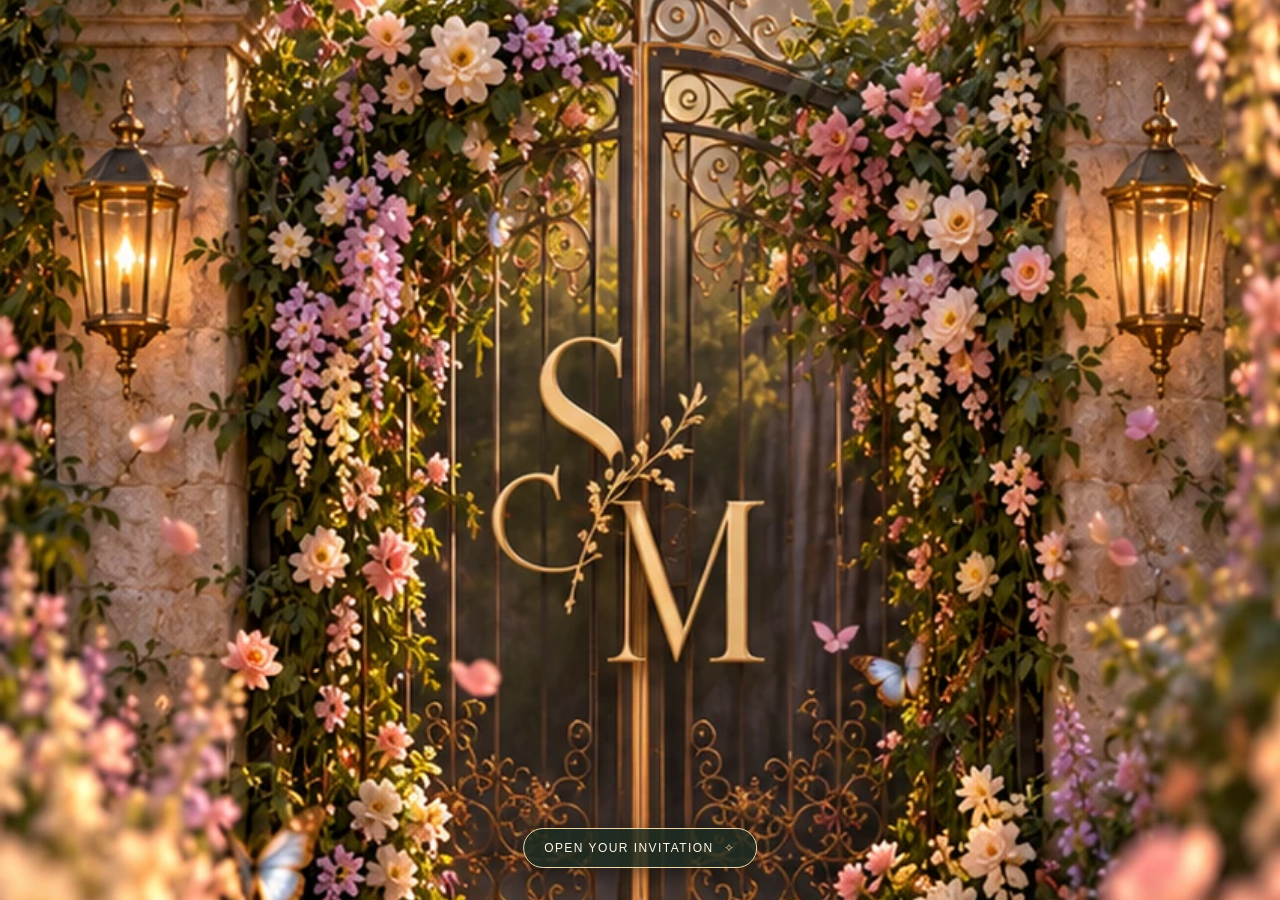
<file: save-the-dates/siphiwe-melusi/index.html>
<!doctype html><html lang="en"><head><meta charset="utf-8"><meta name="viewport" content="width=device-width,initial-scale=1,viewport-fit=cover"><meta name="theme-color" content="#19261e"><title>Siphiwe &amp; Melusi | Wedding Invitation</title><link rel="preconnect" href="https://fonts.googleapis.com"><link rel="preconnect" href="https://fonts.gstatic.com" crossorigin><link href="https://fonts.googleapis.com/css2?family=Cormorant+Garamond:wght@400;500;600&family=Great+Vibes&display=swap" rel="stylesheet"><link rel="stylesheet" href="style.css?v=20261025"></head><body><main class="scene" id="scene"><div class="garden" aria-hidden="true"></div><div class="shade" aria-hidden="true"></div><div class="gate-overlay" aria-hidden="true"><div class="gate-half gate-left"></div><div class="gate-half gate-right"></div></div><button class="enter" id="enter" type="button">Open your invitation <span>✧</span></button><div class="invitation-wrap"><section class="invitation" aria-label="Wedding invitation"><p class="eyebrow">Together with their families</p><h1>Siphiwe <span>&amp;</span> Melusi</h1><div class="ornament" aria-hidden="true">✦</div><p class="intro">Joyfully invite you to celebrate their wedding</p><p class="date">Sunday, 18 April 2027</p><p class="location">Victoria Falls, Zimbabwe</p><p class="closing">We cannot wait to celebrate this beautiful beginning with you</p></section><nav class="actions" aria-label="Invitation links"><a class="action primary" href="https://forms.gle/i9UZD4ptPxNMV64f6" target="_blank" rel="noopener noreferrer"><span class="action-icon" aria-hidden="true">✉</span><span>RSVP</span></a><a class="action" href="../../couples/siphiwe-melusi/"><span class="action-icon" aria-hidden="true">❦</span><span>View Wedding Website</span></a><button class="action" id="calendar" type="button"><span class="action-icon" aria-hidden="true">▦</span><span>Add to Calendar</span></button></nav></div><button class="replay" id="replay" type="button" aria-label="Replay opening gates">↻</button></main><script src="script.js?v=20261025" defer></script></body></html>
</file>
<file: styles.css>
:root{--paper:#f6ecdc;--ink:#33251c;--rust:#9f3f24;--saffron:#d79b28;--olive:#77794c}*{box-sizing:border-box}html{scroll-behavior:smooth;scroll-padding-top:120px}body{margin:0;background:var(--paper);color:var(--ink);font-family:'DM Sans',sans-serif;font-size:15px;line-height:1.75;background-image:radial-gradient(#b77e4b14 .8px,transparent .8px);background-size:9px 9px}a{color:inherit}button,a{ -webkit-tap-highlight-color:transparent}h1,h2,h3,p{margin-top:0}h1,h2,h3{font-family:'Cormorant Garamond',serif;font-weight:500}h2{font-size:clamp(42px,6vw,76px);line-height:1.03}h3{font-size:30px}.eyebrow{text-transform:uppercase;letter-spacing:.24em;font-size:10px;font-weight:600;color:var(--rust)}.script{font-family:'Great Vibes',cursive;color:var(--rust);font-size:clamp(30px,5vw,50px);line-height:1.2}.topline{height:5px;background:repeating-linear-gradient(90deg,var(--rust) 0 32px,var(--saffron) 32px 55px,var(--olive) 55px 70px)}.nav{position:sticky;top:0;z-index:100;background:color-mix(in srgb,var(--paper) 96%,white);border-bottom:1px solid #ad886c5c;box-shadow:0 5px 18px #32251c0b}.nav-inner{max-width:1400px;margin:auto;display:flex;align-items:center;gap:24px;padding:0 24px}.brand{font-family:'Cormorant Garamond',serif;font-size:21px;white-space:nowrap;letter-spacing:.02em;text-decoration:none}.links{display:flex;align-items:center;gap:23px;overflow-x:auto;white-space:nowrap;scrollbar-width:none;flex:1}.links::-webkit-scrollbar{display:none}.links a{padding:20px 0 17px;text-decoration:none;text-transform:uppercase;font-size:10px;letter-spacing:.12em;border-bottom:2px solid transparent}.links a:hover,.links a.active{color:var(--rust);border-bottom-color:var(--rust)}.nav-rsvp{background:var(--rust);color:#fff!important;padding:8px 14px!important;border:0!important}.hero{max-width:1360px;margin:auto;display:grid;grid-template-columns:1fr 1fr;min-height:650px;align-items:stretch}.hero-copy{display:flex;flex-direction:column;justify-content:center;align-items:center;text-align:center;padding:80px 7%;position:relative}.hero-copy:before{content:'✦';color:var(--saffron);font-size:26px;margin-bottom:32px}.hero h1{font-size:clamp(62px,7.5vw,118px);line-height:.86;letter-spacing:-.025em;margin:20px 0 26px}.hero h1 span{display:block}.hero .place{letter-spacing:.23em;text-transform:uppercase;font-size:12px;margin:8px 0 32px}.hero-visual{background:#e7c6a0;overflow:hidden;position:relative}.hero-visual img{display:block;width:100%;height:100%;object-fit:cover;object-position:center}.hero-visual .photo-caption{position:absolute;bottom:12px;right:15px;background:#f6ecdcd9;padding:4px 12px;font-size:9px;letter-spacing:.14em;text-transform:uppercase}.button{display:inline-flex;justify-content:center;align-items:center;gap:8px;text-decoration:none;text-transform:uppercase;letter-spacing:.17em;font-size:11px;font-weight:600;padding:14px 24px;border:1px solid var(--rust);background:var(--rust);color:white;cursor:pointer}.button.outline{background:transparent;color:var(--rust)}.button:focus-visible,.links a:focus-visible{outline:3px solid var(--saffron);outline-offset:3px}.button.disabled{opacity:.55;cursor:default}.motif{color:var(--saffron);font-size:20px;letter-spacing:12px}.section{max-width:1180px;margin:0 auto;padding:110px 32px;scroll-margin-top:80px}.section-head{text-align:center;max-width:720px;margin:0 auto 54px}.section-head h2{margin:13px 0 22px}.section-head p{max-width:630px;margin:auto}.split{display:grid;grid-template-columns:1fr 1fr;gap:8%;align-items:center}.split .image-wrap{background:#e3d2b7;min-height:350px;overflow:hidden}.split img{width:100%;height:100%;max-height:600px;object-fit:cover;display:block}.split p{max-width:540px}.ornament{display:block;text-align:center;margin:0 auto;color:var(--rust);letter-spacing:12px}.wash{background:#ead9c0a1;border-top:1px solid #cba88255;border-bottom:1px solid #cba88255}.cards{display:grid;grid-template-columns:repeat(auto-fit,minmax(240px,1fr));gap:20px}.card{padding:35px;background:#fff9f0a6;border:1px solid #cba88275}.card h3{margin:8px 0 14px}.card .detail{font-size:12px;color:var(--rust);text-transform:uppercase;letter-spacing:.09em}.card a{font-size:12px;text-decoration:underline;text-underline-offset:4px}.gallery{display:grid;grid-template-columns:repeat(3,1fr);gap:12px}.gallery img{width:100%;aspect-ratio:3/4;object-fit:cover}.empty-gallery{grid-column:1/-1;text-align:center;border:1px dashed #bfa38a;padding:48px 20px;color:#786c5d}.rsvp-box{text-align:center;border:1px solid #bc8c63;padding:60px 30px;max-width:750px;margin:auto;background:#fff9f0b0}.faq{max-width:850px;margin:auto}details{border-bottom:1px solid #bfa38a;padding:20px 0}summary{cursor:pointer;font-family:'Cormorant Garamond',serif;font-size:25px}details p{padding:8px 0 0;max-width:700px}footer{text-align:center;padding:60px 24px;border-top:1px solid #cba88288;font-size:12px}footer .pmw-credit{margin-top:23px;padding-top:20px;border-top:1px solid #cba88266;display:flex;align-items:center;justify-content:center;gap:9px;flex-wrap:wrap}footer .pmw-credit a{font-family:'Cormorant Garamond',serif;font-size:19px;letter-spacing:.035em;text-decoration:none;color:var(--rust)}footer .pmw-credit a:hover{text-decoration:underline;text-underline-offset:4px}footer .pmw-credit span{font-size:11px;letter-spacing:.04em;color:#786c5d}footer strong{font-family:'Cormorant Garamond',serif;font-size:24px;font-weight:500}.hidden{display:none!important}@media(max-width:800px){.nav-inner{display:block;padding:7px 16px 0}.brand{display:block;text-align:center;font-size:18px}.links{gap:19px}.links a{padding:9px 0 12px;font-size:9px}.hero{grid-template-columns:1fr}.hero-copy{padding:64px 25px 55px;min-height:460px}.hero h1{font-size:clamp(60px,14vw,90px)}.hero-visual{height:530px}.hero-visual img{object-fit:contain;background:#e9d9bf}.section{padding:78px 22px}.split{grid-template-columns:1fr;gap:30px}.split .image-wrap{min-height:260px}.gallery{grid-template-columns:repeat(2,1fr)}.rsvp-box{padding:42px 20px}}@media(prefers-reduced-motion:reduce){html{scroll-behavior:auto}}

/* Custom illustrated invitation hero — all text and links remain live HTML. */
.hero.invitation-hero{max-width:none;min-height:min(860px,92vh);display:flex;align-items:center;justify-content:center;position:relative;isolation:isolate;background-color:var(--paper);background-size:cover;background-position:center center;overflow:hidden;border-bottom:14px solid transparent;border-image:repeating-linear-gradient(90deg,#30241b 0 18px,#b86a32 18px 31px,#e0ac58 31px 39px,#30241b 39px 45px) 14}
.hero.invitation-hero::before{content:'';position:absolute;inset:0;background:linear-gradient(90deg,#f6ecdc00 0%,#f6ecdc08 22%,#f6ecdc65 39%,#f6ecdc65 61%,#f6ecdc08 78%,#f6ecdc00 100%);z-index:-1}
.invitation-hero .hero-copy{width:min(610px,70vw);min-height:610px;padding:55px 45px;background:radial-gradient(ellipse at center,#f9efde 0%,#f8eddceF 60%,#f8eddcdd 77%,#f8eddc00 100%);text-shadow:0 1px 1px #f8eddd;}
.invitation-hero .hero-copy:before{display:none}
.invitation-hero .hero-kicker{font-size:11px;letter-spacing:.3em;text-transform:uppercase;margin:0 0 25px}
.invitation-hero h1{font-size:clamp(52px,7vw,100px);line-height:.86;margin:25px 0;letter-spacing:.01em}
.invitation-hero h1 .hero-and{font-family:'Great Vibes',cursive;color:var(--rust);font-size:.7em;font-weight:400;margin:17px 0 22px;line-height:.7}
.invitation-hero .hero-date{font-family:'Cormorant Garamond',serif;font-size:clamp(20px,2.5vw,30px);letter-spacing:.22em;text-transform:uppercase}
.invitation-hero .hero-place{font-size:12px;letter-spacing:.26em;text-transform:uppercase;margin:10px 0 24px}
.invitation-hero .hero-note{max-width:350px;font-size:13px;margin:0 auto 25px}
.invitation-hero .button{box-shadow:0 3px 10px #552a1840}
.section-head::after{content:'✿';display:block;color:var(--saffron);font-size:22px;margin-top:18px}
@media(max-width:800px){.hero.invitation-hero{min-height:680px;background-position:center center}.invitation-hero .hero-copy{width:min(94vw,500px);min-height:500px;padding:60px 25px;background:radial-gradient(ellipse at center,#f9efdefa 0%,#f8eddef6 62%,#f8eddef0 78%,#f8eddec0 100%)}.invitation-hero h1{font-size:clamp(46px,11vw,72px)}.invitation-hero .hero-kicker{font-size:9px}.invitation-hero .hero-date{font-size:21px}.invitation-hero .hero-note{font-size:12px}}
</file>
<file: couples/rachel-michael/styles.css>
:root {
  color-scheme: light;
  --ink: #171512;
  --paper: #eeece8;
  --serif: 'Cormorant Garamond', Georgia, serif;
  --script: 'Whisper', 'Snell Roundhand', 'Brush Script MT', cursive;
}

* { box-sizing: border-box; }
body { margin: 0; background: var(--paper); color: var(--ink); }
main { width: min(100%, 28rem); margin-inline: auto; }
p, h1, figure { margin: 0; }
img { display: block; width: 100%; height: auto; }

.announcement { position: relative; container-type: inline-size; }

.announcement-copy {
  position: absolute;
  inset: 7% 1rem auto;
  text-align: center;
  text-shadow: 0 0 6px #fff9;
}

.announcement-title { display: grid; justify-items: center; }

.script {
  position: relative;
  display: block;
  width: 100%;
  font: 400 clamp(2.55rem, 17.5cqw, 4.9rem)/.67 var(--script);
}

.script > span { display: inline-block; transform: scaleX(1.3); }
.date-word { font-size: clamp(2.95rem, 20cqw, 5.6rem); }

.save::before, .date-word::after {
  content: '';
  position: absolute;
  width: 30%;
  height: .16em;
  border-bottom: 1px solid currentColor;
  border-radius: 50%;
}

.save::before { left: 0; top: .39em; transform: rotate(-9deg); }
.date-word::after { right: 0; top: .25em; transform: rotate(-7deg); }

.the { font: 400 clamp(1rem, 5.6cqw, 1.55rem)/.85 var(--script); }

.details {
  margin-top: clamp(.5rem, 2.8cqw, .8rem);
  font: 600 clamp(.65rem, 2.85cqw, .82rem)/1.22 var(--serif);
  letter-spacing: .29em;
  text-transform: uppercase;
}
.details h1 { font: inherit; }
.note {
  margin-top: .25em;
  font-style: italic;
  letter-spacing: .11em;
  text-transform: none;
}
.second-photo { margin-top: 1rem; }
</file>
<file: save-the-dates/siphiwe-melusi/style.css>
/* BASE PAGE STYLES */
* { box-sizing: border-box; }
html, body { margin: 0; width: 100%; min-height: 100%; }
body { background: #19261e; color: #fff9e8; font-family: 'Cormorant Garamond', Georgia, serif; }
.scene { position: relative; isolation: isolate; display: flex; flex-direction: column; align-items: center; justify-content: center; width: 100%; min-height: 100vh; min-height: 100dvh; overflow: hidden; padding: 24px 16px; }

/* CANDLELIT GARDEN BACKGROUND */
.garden,
.shade,
.gate-overlay {
  position: absolute;
  inset: 0;
  pointer-events: none;
}

.garden {
  z-index: -3;
  background: #1c291e url('garden-background.webp') center center / cover no-repeat;
  transition: transform 5s ease;
}

.scene.open .garden {
  transform: scale(1.015);
}

/* DARK GRADIENT FOR TEXT READABILITY */
.shade {
  z-index: -2;
  background: linear-gradient(
    180deg,
    rgba(7, 15, 12, 0.48) 0%,
    rgba(8, 15, 12, 0.54) 48%,
    rgba(7, 13, 9, 0.68) 100%
  );
}

/* ORIGINAL OPENING GATES */
.gate-overlay {
  z-index: 5;
  display: flex;
  perspective: 1100px;
  background: #18251c;
  transition: visibility 0s 2.6s;
}

.gate-half {
  width: 50%;
  height: 100%;
  background-image: url('closed-garden.webp');
  background-repeat: no-repeat;

  /* Preserve original image proportions */
  background-size: 200% auto;
  background-position-y: center;

  background-color: #18251c;
  transition:
    transform 2.5s cubic-bezier(.25, .55, .15, 1),
    opacity 2.3s;
}

.gate-left {
  background-position-x: left;
  transform-origin: left center;
}

.gate-right {
  background-position-x: right;
  transform-origin: right center;
}

.scene.open .gate-left {
  transform: rotateY(-100deg);
  opacity: 0;
}

.scene.open .gate-right {
  transform: rotateY(100deg);
  opacity: 0;
}

.scene.open .gate-overlay {
  visibility: hidden;
}

/* SMALL OPENING BUTTON AT BOTTOM */
.enter {
  position: absolute;
  z-index: 8;
  top: auto;
  bottom: max(32px, env(safe-area-inset-bottom));
  left: 50%;
  transform: translateX(-50%);
  padding: 12px 20px;
  border: 1px solid #eed8a7;
  border-radius: 30px;
  background: rgba(27, 43, 33, 0.82);
  color: #fff9e8;
  text-transform: uppercase;
  letter-spacing: .12em;
  font-size: 12px;
  white-space: nowrap;
  cursor: pointer;
  box-shadow: 0 6px 22px #0007;
}

.enter span {
  margin-left: 6px;
  color: #ead3a0;
}

.scene.open .enter {
  opacity: 0;
  pointer-events: none;
  transition: opacity .45s;
}

/* INVITATION */
.invitation-wrap {
  width: min(100%, 720px);
  text-align: center;
  opacity: 0;
  transform: translateY(15px);
  transition:
    opacity 1.2s 1.7s,
    transform 1.2s 1.7s;
  position: relative;
  z-index: 1;
}

.scene.open .invitation-wrap {
  opacity: 1;
  transform: none;
}

.invitation {
  padding: 30px 24px 18px;
  border: 1px solid #ead6a780;
  box-shadow: 0 0 0 5px #18281a25;
  text-shadow: 0 2px 9px #000b;
  background: linear-gradient(
    180deg,
    rgba(16, 26, 22, .52),
    rgba(18, 29, 24, .58)
  );
  backdrop-filter: blur(2px);
}

.eyebrow {
  text-transform: uppercase;
  letter-spacing: .13em;
  font-size: clamp(15px, 2.5vw, 21px);
  margin: 0 0 14px;
}

h1 {
  font-weight: 500;
  font-size: clamp(44px, 8vw, 85px);
  line-height: 1.02;
  margin: 0;
}

h1 span {
  font-family: 'Great Vibes', cursive;
  font-weight: 400;
  color: #f4d5a0;
  font-size: .8em;
}

.ornament {
  color: #ebd2a1;
  font-size: 24px;
  margin: 12px 0;
}

.intro {
  font-size: clamp(19px, 3vw, 26px);
  margin: 10px auto 17px;
  max-width: 500px;
}

.date {
  font-size: clamp(25px, 4vw, 38px);
  margin: 8px 0;
}

.location {
  font-size: clamp(20px, 3vw, 27px);
  margin: 6px 0;
}

.closing {
  font-style: italic;
  font-size: clamp(18px, 2.7vw, 24px);
  max-width: 490px;
  margin: 22px auto 10px;
}

/* THREE INVITATION BUTTONS */
.actions {
  display: grid;
  grid-template-columns: repeat(3, minmax(0, 1fr));
  gap: 10px;
  margin: 18px auto 0;
  max-width: 610px;
}

.action {
  min-width: 0;
  min-height: 75px;
  padding: 10px 8px;
  display: flex;
  flex-direction: column;
  align-items: center;
  justify-content: center;
  gap: 5px;
  text-decoration: none;
  cursor: pointer;
  border: 1px solid #e4ce9c;
  background: #203326ed;
  color: #fff7e6;
  font-size: clamp(13px, 2vw, 18px);
  line-height: 1.12;
  border-radius: 3px;
}

.action.primary {
  background: #eddfbc;
  color: #213025;
}

.action-icon {
  font-size: 23px;
}

.action:hover,
.action:focus-visible {
  outline: 2px solid #f4e2b5;
  outline-offset: 2px;
  background: #eddfbc;
  color: #213025;
}

/* REPLAY BUTTON */
.replay {
  position: absolute;
  right: 13px;
  top: 13px;
  z-index: 9;
  width: 40px;
  height: 40px;
  border: 1px solid #eed9b0;
  border-radius: 50%;
  color: #fff9e8;
  background: #1b2b21d9;
  cursor: pointer;
  font-size: 23px;
}

.scene:not(.open) .replay {
  display: none;
}

/* MOBILE */
@media (max-width: 600px) {
  .scene {
    padding: 18px 12px;
  }

  .garden {
    background-size: cover;
    background-position: center center;
  }

  .gate-half {
    background-size: 200% auto;
    background-position-y: center;
  }

  .enter {
    bottom: max(24px, env(safe-area-inset-bottom));
    padding: 10px 16px;
    font-size: 11px;
  }

  .invitation {
    padding: 24px 14px 14px;
  }

  .eyebrow {
    letter-spacing: .07em;
    margin-bottom: 11px;
  }

  h1 {
    font-size: clamp(41px, 10vw, 61px);
  }

  .intro {
    margin: 9px auto 12px;
  }

  .closing {
    margin: 15px auto 8px;
  }

  .actions {
    gap: 7px;
    margin-top: 12px;
  }

  .action {
    min-height: 70px;
    padding: 8px 4px;
    font-size: 12px;
  }

  .action-icon {
    font-size: 20px;
  }
}

/* SMALL PHONES */
@media (max-width: 360px) {
  h1 span {
    display: block;
  }

  .actions {
    grid-template-columns: 1fr;
  }

  .action {
    min-height: 42px;
    flex-direction: row;
    font-size: 15px;
  }

  .invitation {
    padding: 15px 12px;
  }
}

/* ACCESSIBILITY */
@media (prefers-reduced-motion: reduce) {
  *,
  *::before,
  *::after {
    transition-duration: .01ms !important;
    animation: none !important;
  }
}
</file>
